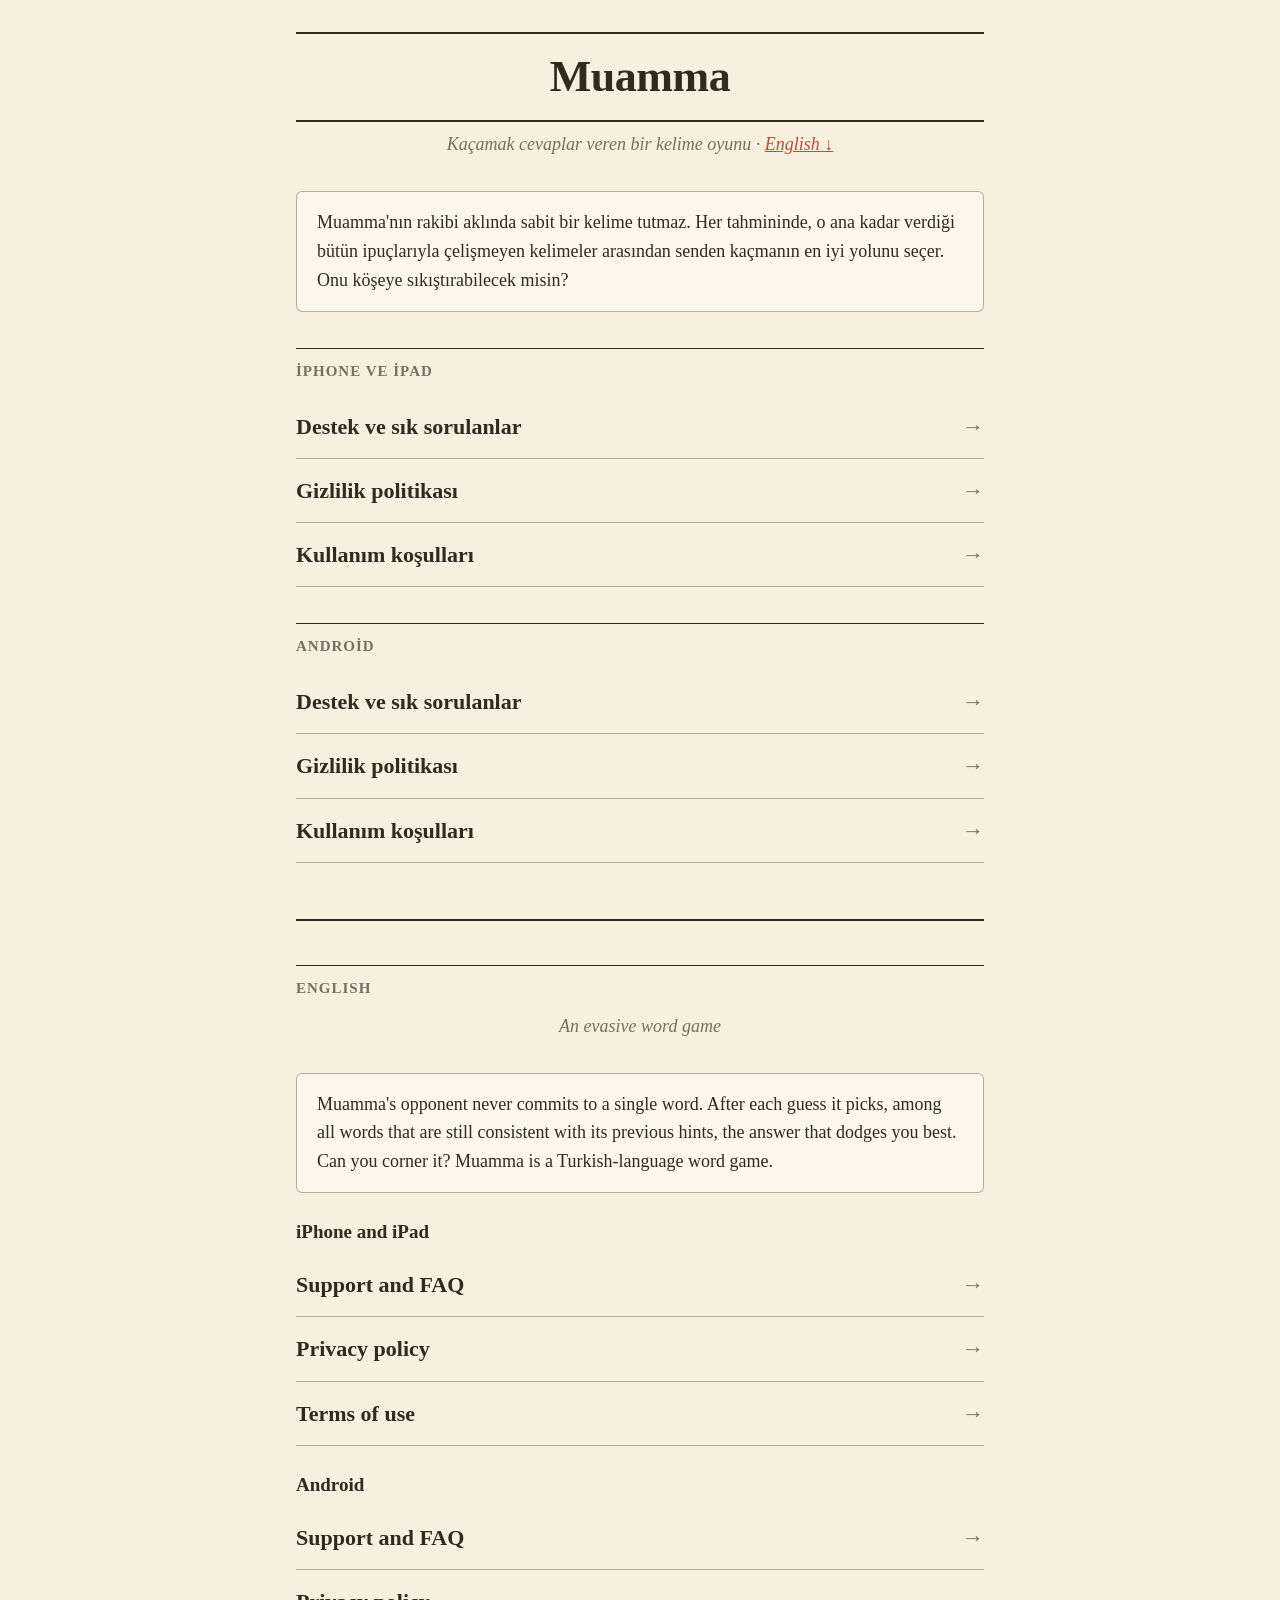
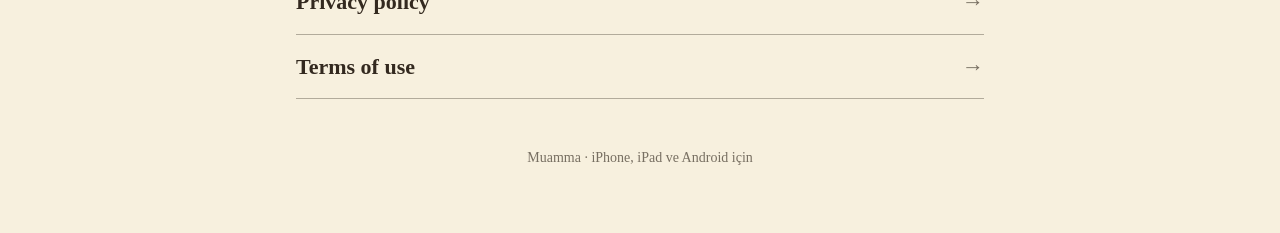
<file: index.html>
<!doctype html>
<html lang="tr">
<head>
  <meta charset="utf-8">
  <meta name="viewport" content="width=device-width, initial-scale=1">
  <title>Muamma</title>
  <meta name="description" content="Muamma: kaçamak cevaplar veren Türkçe kelime oyunu.">
  <link rel="stylesheet" href="stil.css">
</head>
<body>
<main>
  <header><h1>Muamma</h1></header>
  <p class="alt">Kaçamak cevaplar veren bir kelime oyunu · <a href="#en">English ↓</a></p>

  <div class="kart">
    Muamma'nın rakibi aklında sabit bir kelime tutmaz. Her tahmininde, o ana kadar verdiği bütün ipuçlarıyla
    çelişmeyen kelimeler arasından senden kaçmanın en iyi yolunu seçer. Onu köşeye sıkıştırabilecek misin?
  </div>

  <h2>iPhone ve iPad</h2>
  <ul class="menu">
    <li><a href="destek.html">Destek ve sık sorulanlar</a></li>
    <li><a href="gizlilik.html">Gizlilik politikası</a></li>
    <li><a href="kosullar.html">Kullanım koşulları</a></li>
  </ul>

  <h2>Android</h2>
  <ul class="menu">
    <li><a href="android-destek.html">Destek ve sık sorulanlar</a></li>
    <li><a href="android-gizlilik.html">Gizlilik politikası</a></li>
    <li><a href="android-kosullar.html">Kullanım koşulları</a></li>
  </ul>

  <section id="en" lang="en" class="ingilizce">
    <h2>English</h2>
    <p class="alt">An evasive word game</p>
    <div class="kart">
      Muamma's opponent never commits to a single word. After each guess it picks, among all words that are
      still consistent with its previous hints, the answer that dodges you best. Can you corner it?
      Muamma is a Turkish-language word game.
    </div>
    <h3>iPhone and iPad</h3>
    <ul class="menu">
      <li><a href="destek.html#en">Support and FAQ</a></li>
      <li><a href="gizlilik.html#en">Privacy policy</a></li>
      <li><a href="kosullar.html#en">Terms of use</a></li>
    </ul>
    <h3>Android</h3>
    <ul class="menu">
      <li><a href="android-destek.html#en">Support and FAQ</a></li>
      <li><a href="android-gizlilik.html#en">Privacy policy</a></li>
      <li><a href="android-kosullar.html#en">Terms of use</a></li>
    </ul>
  </section>

  <footer>Muamma · iPhone, iPad ve Android için</footer>
</main>
</body>
</html>
</file>
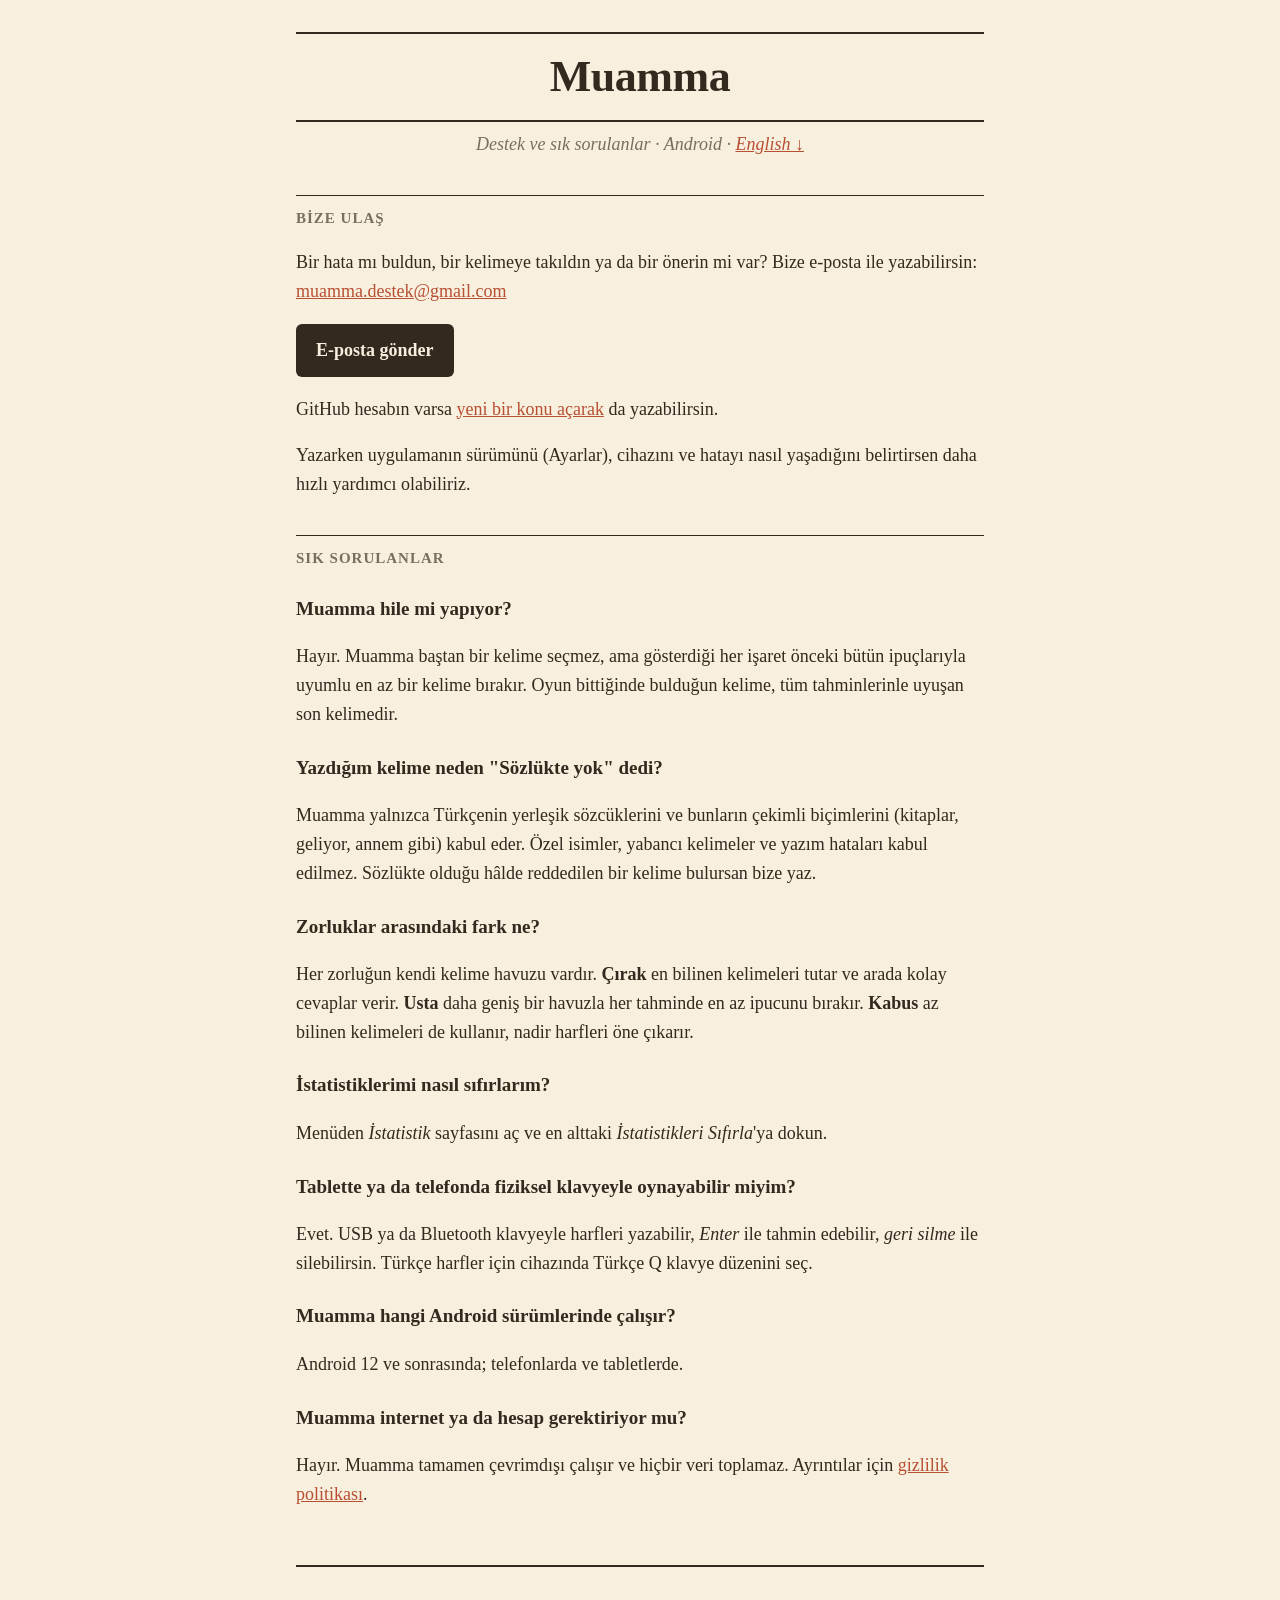
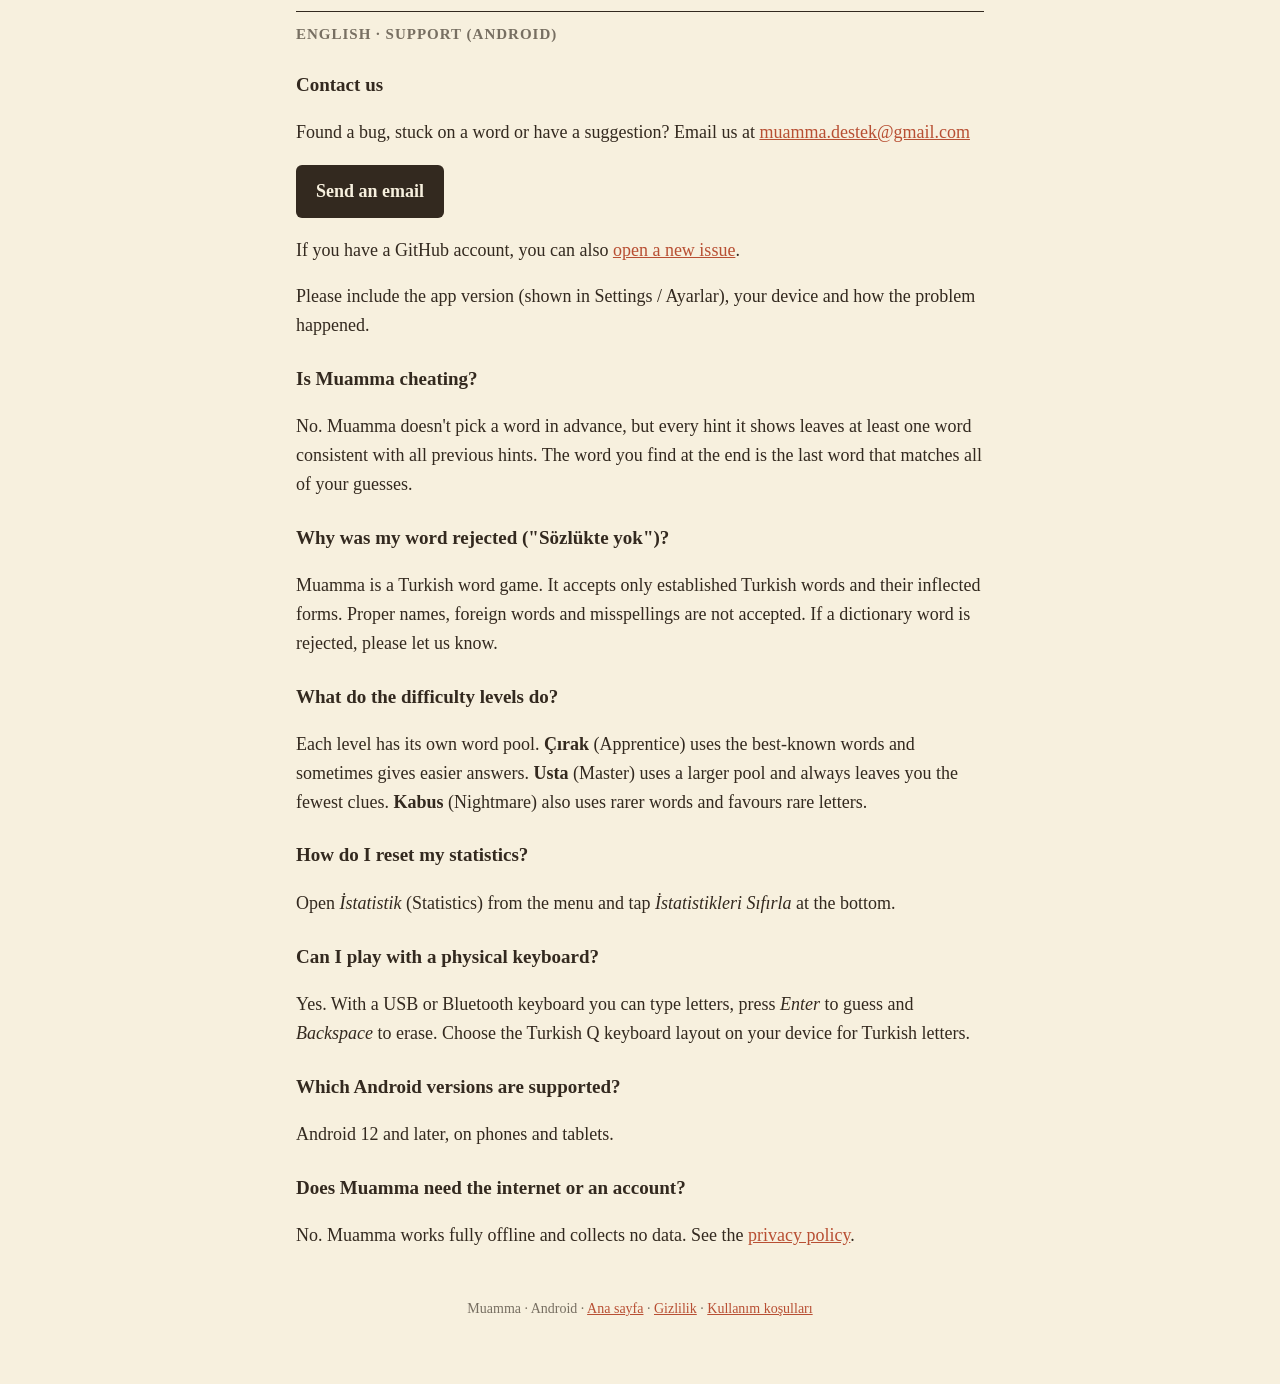
<file: android-destek.html>
<!doctype html>
<html lang="tr">
<head>
  <meta charset="utf-8">
  <meta name="viewport" content="width=device-width, initial-scale=1">
  <title>Muamma · Destek (Android)</title>
  <link rel="stylesheet" href="stil.css">
</head>
<body>
<main>
  <header><h1><a href="index.html">Muamma</a></h1></header>
  <p class="alt">Destek ve sık sorulanlar · Android · <a href="#en">English ↓</a></p>

  <h2>Bize ulaş</h2>
  <p>
    Bir hata mı buldun, bir kelimeye takıldın ya da bir önerin mi var? Bize e-posta ile yazabilirsin:
    <a href="mailto:muamma.destek@gmail.com">muamma.destek@gmail.com</a>
  </p>
  <p><a class="dugme" href="mailto:muamma.destek@gmail.com">E-posta gönder</a></p>
  <p>
    GitHub hesabın varsa <a href="https://github.com/tekinali/muamma/issues/new">yeni bir konu açarak</a> da yazabilirsin.
  </p>
  <p>
    Yazarken uygulamanın sürümünü (Ayarlar), cihazını ve hatayı nasıl yaşadığını belirtirsen daha hızlı
    yardımcı olabiliriz.
  </p>

  <h2>Sık sorulanlar</h2>

  <h3>Muamma hile mi yapıyor?</h3>
  <p>
    Hayır. Muamma baştan bir kelime seçmez, ama gösterdiği her işaret önceki bütün ipuçlarıyla uyumlu en az
    bir kelime bırakır. Oyun bittiğinde bulduğun kelime, tüm tahminlerinle uyuşan son kelimedir.
  </p>

  <h3>Yazdığım kelime neden "Sözlükte yok" dedi?</h3>
  <p>
    Muamma yalnızca Türkçenin yerleşik sözcüklerini ve bunların çekimli biçimlerini
    (kitaplar, geliyor, annem gibi) kabul eder. Özel isimler, yabancı kelimeler ve yazım hataları kabul edilmez.
    Sözlükte olduğu hâlde reddedilen bir kelime bulursan bize yaz.
  </p>

  <h3>Zorluklar arasındaki fark ne?</h3>
  <p>
    Her zorluğun kendi kelime havuzu vardır. <strong>Çırak</strong> en bilinen kelimeleri tutar ve arada kolay
    cevaplar verir. <strong>Usta</strong> daha geniş bir havuzla her tahminde en az ipucunu bırakır.
    <strong>Kabus</strong> az bilinen kelimeleri de kullanır, nadir harfleri öne çıkarır.
  </p>

  <h3>İstatistiklerimi nasıl sıfırlarım?</h3>
  <p>Menüden <em>İstatistik</em> sayfasını aç ve en alttaki <em>İstatistikleri Sıfırla</em>'ya dokun.</p>

  <h3>Tablette ya da telefonda fiziksel klavyeyle oynayabilir miyim?</h3>
  <p>
    Evet. USB ya da Bluetooth klavyeyle harfleri yazabilir, <em>Enter</em> ile tahmin edebilir,
    <em>geri silme</em> ile silebilirsin. Türkçe harfler için cihazında Türkçe Q klavye düzenini seç.
  </p>

  <h3>Muamma hangi Android sürümlerinde çalışır?</h3>
  <p>Android 12 ve sonrasında; telefonlarda ve tabletlerde.</p>

  <h3>Muamma internet ya da hesap gerektiriyor mu?</h3>
  <p>
    Hayır. Muamma tamamen çevrimdışı çalışır ve hiçbir veri toplamaz.
    Ayrıntılar için <a href="android-gizlilik.html">gizlilik politikası</a>.
  </p>

  <section id="en" lang="en" class="ingilizce">
    <h2>English · Support (Android)</h2>

    <h3>Contact us</h3>
    <p>
      Found a bug, stuck on a word or have a suggestion? Email us at <a href="mailto:muamma.destek@gmail.com">muamma.destek@gmail.com</a>
    </p>
    <p><a class="dugme" href="mailto:muamma.destek@gmail.com">Send an email</a></p>
    <p>
      If you have a GitHub account, you can also <a href="https://github.com/tekinali/muamma/issues/new">open a new issue</a>.
    </p>
    <p>Please include the app version (shown in Settings / Ayarlar), your device and how the problem happened.</p>

    <h3>Is Muamma cheating?</h3>
    <p>
      No. Muamma doesn't pick a word in advance, but every hint it shows leaves at least one word consistent with
      all previous hints. The word you find at the end is the last word that matches all of your guesses.
    </p>

    <h3>Why was my word rejected ("Sözlükte yok")?</h3>
    <p>
      Muamma is a Turkish word game. It accepts only established Turkish words and
      their inflected forms. Proper names, foreign words and misspellings are not accepted. If a dictionary word is
      rejected, please let us know.
    </p>

    <h3>What do the difficulty levels do?</h3>
    <p>
      Each level has its own word pool. <strong>Çırak</strong> (Apprentice) uses the best-known words and sometimes
      gives easier answers. <strong>Usta</strong> (Master) uses a larger pool and always leaves you the fewest clues.
      <strong>Kabus</strong> (Nightmare) also uses rarer words and favours rare letters.
    </p>

    <h3>How do I reset my statistics?</h3>
    <p>Open <em>İstatistik</em> (Statistics) from the menu and tap <em>İstatistikleri Sıfırla</em> at the bottom.</p>

    <h3>Can I play with a physical keyboard?</h3>
    <p>
      Yes. With a USB or Bluetooth keyboard you can type letters, press <em>Enter</em> to guess and
      <em>Backspace</em> to erase. Choose the Turkish Q keyboard layout on your device for Turkish letters.
    </p>

    <h3>Which Android versions are supported?</h3>
    <p>Android 12 and later, on phones and tablets.</p>

    <h3>Does Muamma need the internet or an account?</h3>
    <p>No. Muamma works fully offline and collects no data. See the <a href="android-gizlilik.html#en">privacy policy</a>.</p>
  </section>

  <footer>Muamma · Android · <a href="index.html">Ana sayfa</a> · <a href="android-gizlilik.html">Gizlilik</a> · <a href="android-kosullar.html">Kullanım koşulları</a></footer>
</main>
</body>
</html>
</file>
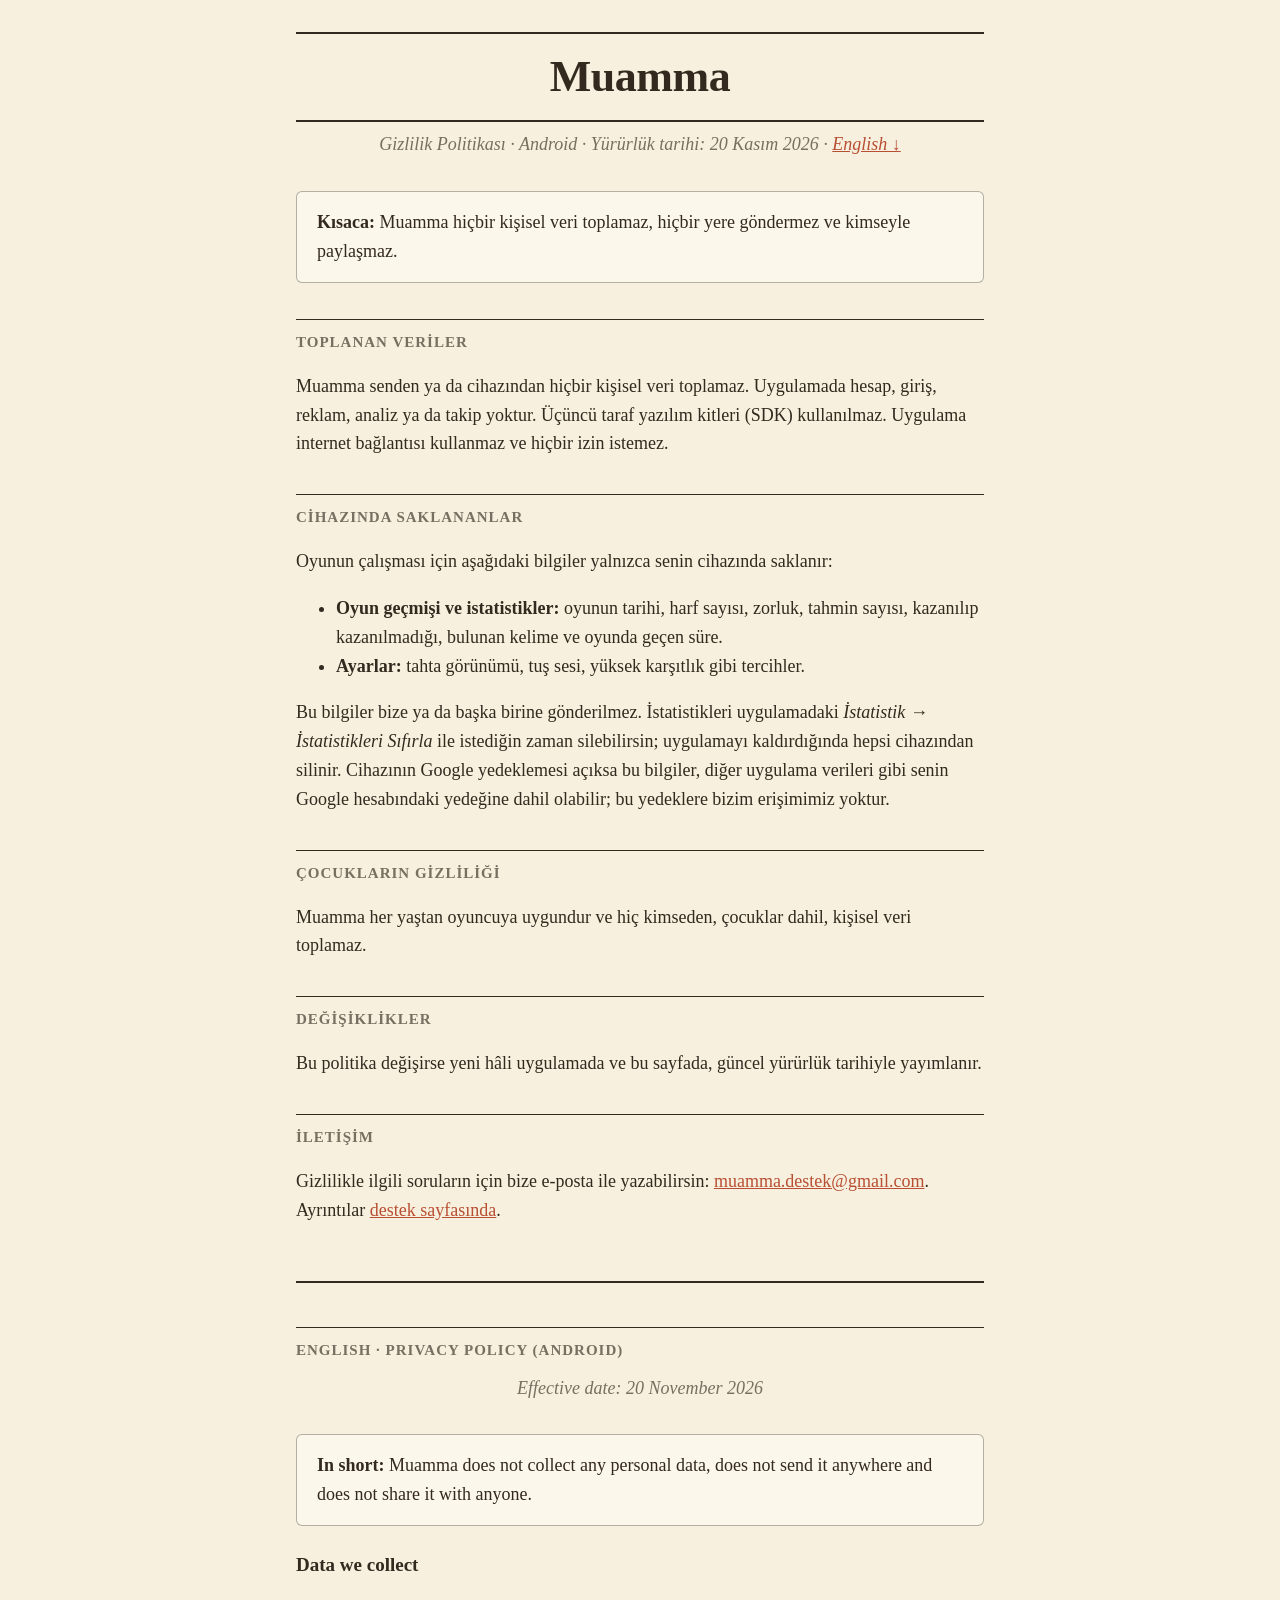
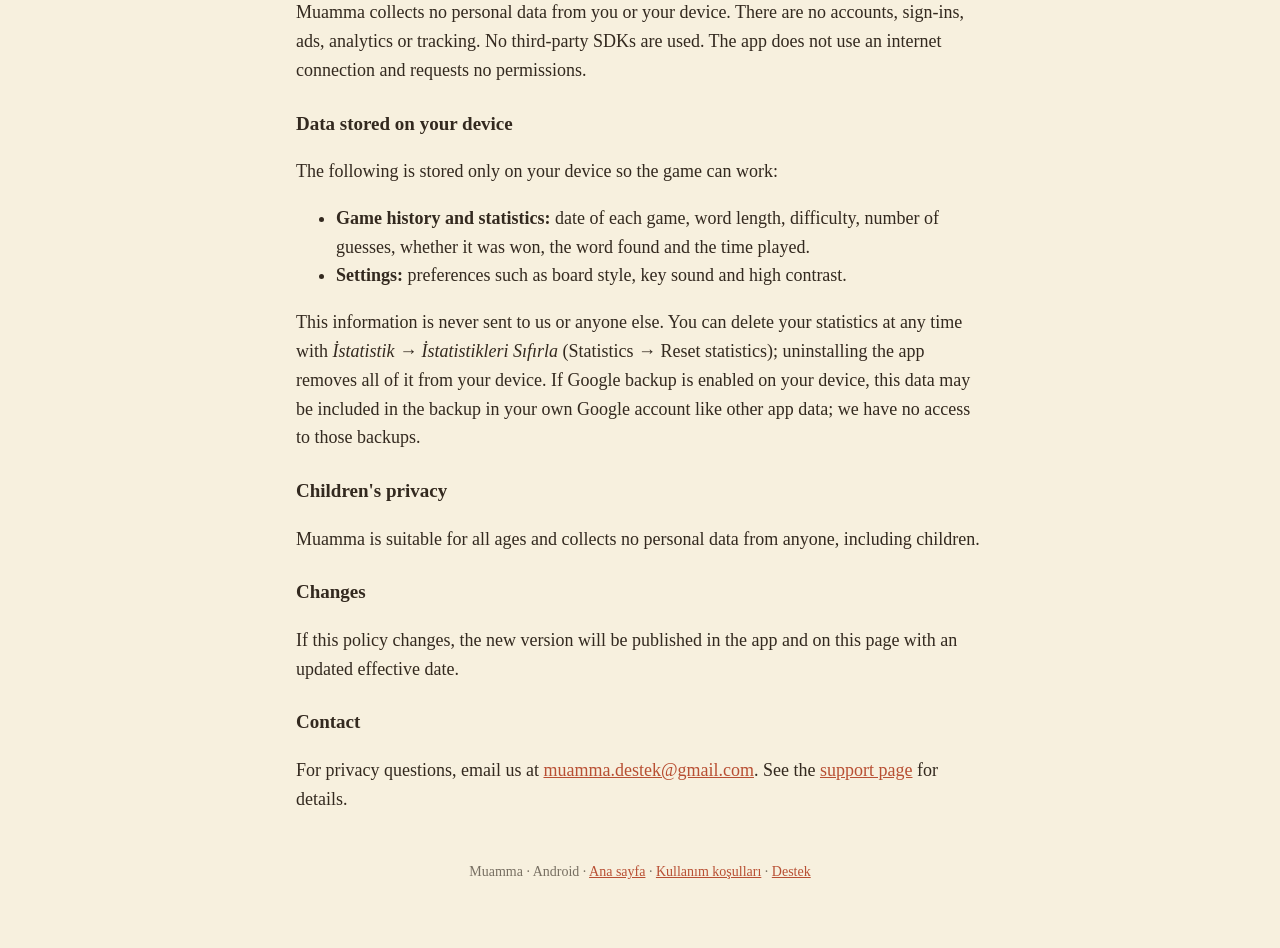
<file: android-gizlilik.html>
<!doctype html>
<html lang="tr">
<head>
  <meta charset="utf-8">
  <meta name="viewport" content="width=device-width, initial-scale=1">
  <title>Muamma · Gizlilik Politikası (Android)</title>
  <link rel="stylesheet" href="stil.css">
</head>
<body>
<main>
  <header><h1><a href="index.html">Muamma</a></h1></header>
  <p class="alt">Gizlilik Politikası · Android · Yürürlük tarihi: 20 Kasım 2026 · <a href="#en">English ↓</a></p>

  <div class="kart">
    <strong>Kısaca:</strong> Muamma hiçbir kişisel veri toplamaz, hiçbir yere göndermez ve kimseyle paylaşmaz.
  </div>

  <h2>Toplanan veriler</h2>
  <p>
    Muamma senden ya da cihazından hiçbir kişisel veri toplamaz. Uygulamada hesap, giriş, reklam, analiz
    ya da takip yoktur. Üçüncü taraf yazılım kitleri (SDK) kullanılmaz. Uygulama internet bağlantısı kullanmaz
    ve hiçbir izin istemez.
  </p>

  <h2>Cihazında saklananlar</h2>
  <p>Oyunun çalışması için aşağıdaki bilgiler yalnızca senin cihazında saklanır:</p>
  <ul>
    <li><strong>Oyun geçmişi ve istatistikler:</strong> oyunun tarihi, harf sayısı, zorluk, tahmin sayısı,
      kazanılıp kazanılmadığı, bulunan kelime ve oyunda geçen süre.</li>
    <li><strong>Ayarlar:</strong> tahta görünümü, tuş sesi, yüksek karşıtlık gibi tercihler.</li>
  </ul>
  <p>
    Bu bilgiler bize ya da başka birine gönderilmez. İstatistikleri uygulamadaki
    <em>İstatistik → İstatistikleri Sıfırla</em> ile istediğin zaman silebilirsin; uygulamayı kaldırdığında
    hepsi cihazından silinir. Cihazının Google yedeklemesi açıksa bu bilgiler, diğer uygulama verileri gibi
    senin Google hesabındaki yedeğine dahil olabilir; bu yedeklere bizim erişimimiz yoktur.
  </p>

  <h2>Çocukların gizliliği</h2>
  <p>
    Muamma her yaştan oyuncuya uygundur ve hiç kimseden, çocuklar dahil, kişisel veri toplamaz.
  </p>

  <h2>Değişiklikler</h2>
  <p>
    Bu politika değişirse yeni hâli uygulamada ve bu sayfada, güncel yürürlük tarihiyle yayımlanır.
  </p>

  <h2>İletişim</h2>
  <p>
    Gizlilikle ilgili soruların için bize e-posta ile yazabilirsin: <a href="mailto:muamma.destek@gmail.com">muamma.destek@gmail.com</a>.
    Ayrıntılar <a href="android-destek.html">destek sayfasında</a>.
  </p>

  <section id="en" lang="en" class="ingilizce">
    <h2>English · Privacy Policy (Android)</h2>
    <p class="alt">Effective date: 20 November 2026</p>
    <div class="kart">
      <strong>In short:</strong> Muamma does not collect any personal data, does not send it anywhere and does not share it with anyone.
    </div>

    <h3>Data we collect</h3>
    <p>
      Muamma collects no personal data from you or your device. There are no accounts, sign-ins, ads,
      analytics or tracking. No third-party SDKs are used. The app does not use an internet connection and
      requests no permissions.
    </p>

    <h3>Data stored on your device</h3>
    <p>The following is stored only on your device so the game can work:</p>
    <ul>
      <li><strong>Game history and statistics:</strong> date of each game, word length, difficulty, number of guesses,
        whether it was won, the word found and the time played.</li>
      <li><strong>Settings:</strong> preferences such as board style, key sound and high contrast.</li>
    </ul>
    <p>
      This information is never sent to us or anyone else. You can delete your statistics at any time with
      <em>İstatistik → İstatistikleri Sıfırla</em> (Statistics → Reset statistics); uninstalling the app removes all
      of it from your device. If Google backup is enabled on your device, this data may be included in the backup
      in your own Google account like other app data; we have no access to those backups.
    </p>

    <h3>Children's privacy</h3>
    <p>Muamma is suitable for all ages and collects no personal data from anyone, including children.</p>

    <h3>Changes</h3>
    <p>If this policy changes, the new version will be published in the app and on this page with an updated effective date.</p>

    <h3>Contact</h3>
    <p>
      For privacy questions, email us at <a href="mailto:muamma.destek@gmail.com">muamma.destek@gmail.com</a>.
      See the <a href="android-destek.html#en">support page</a> for details.
    </p>
  </section>

  <footer>Muamma · Android · <a href="index.html">Ana sayfa</a> · <a href="android-kosullar.html">Kullanım koşulları</a> · <a href="android-destek.html">Destek</a></footer>
</main>
</body>
</html>
</file>
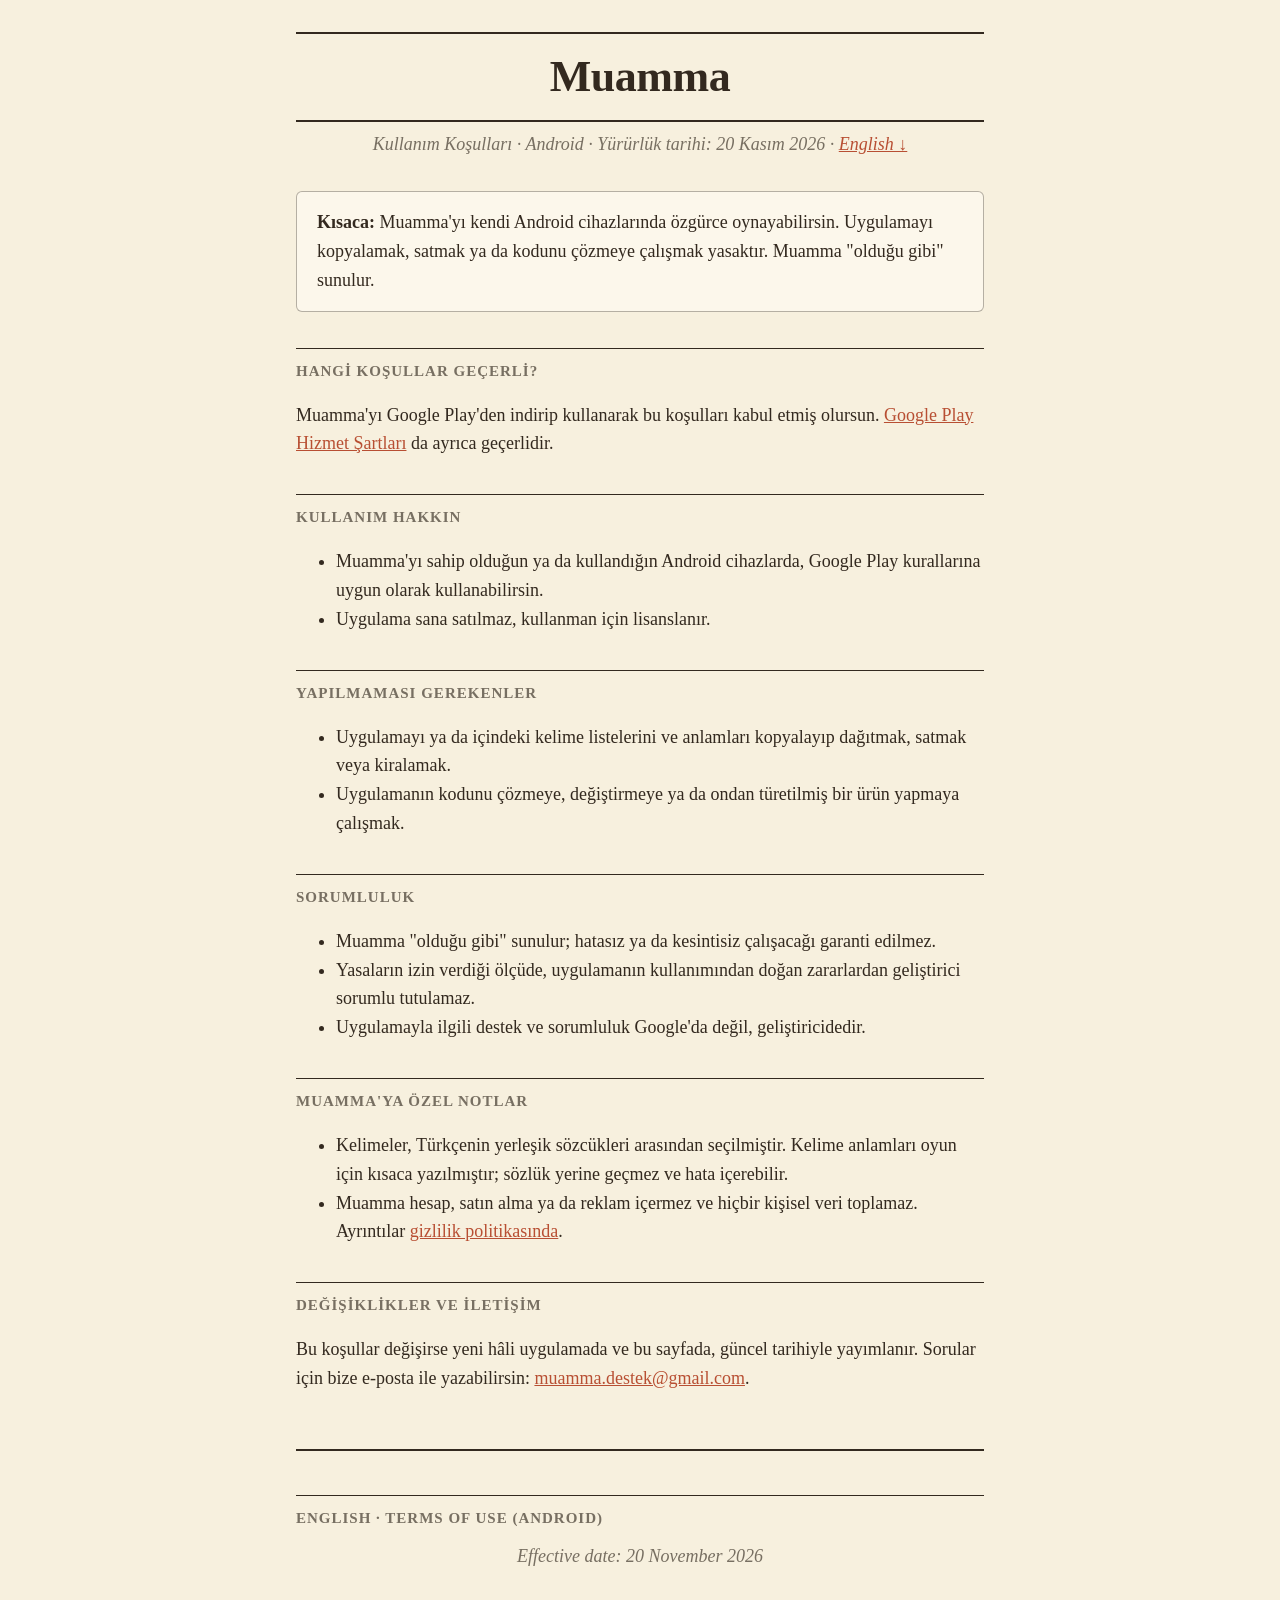
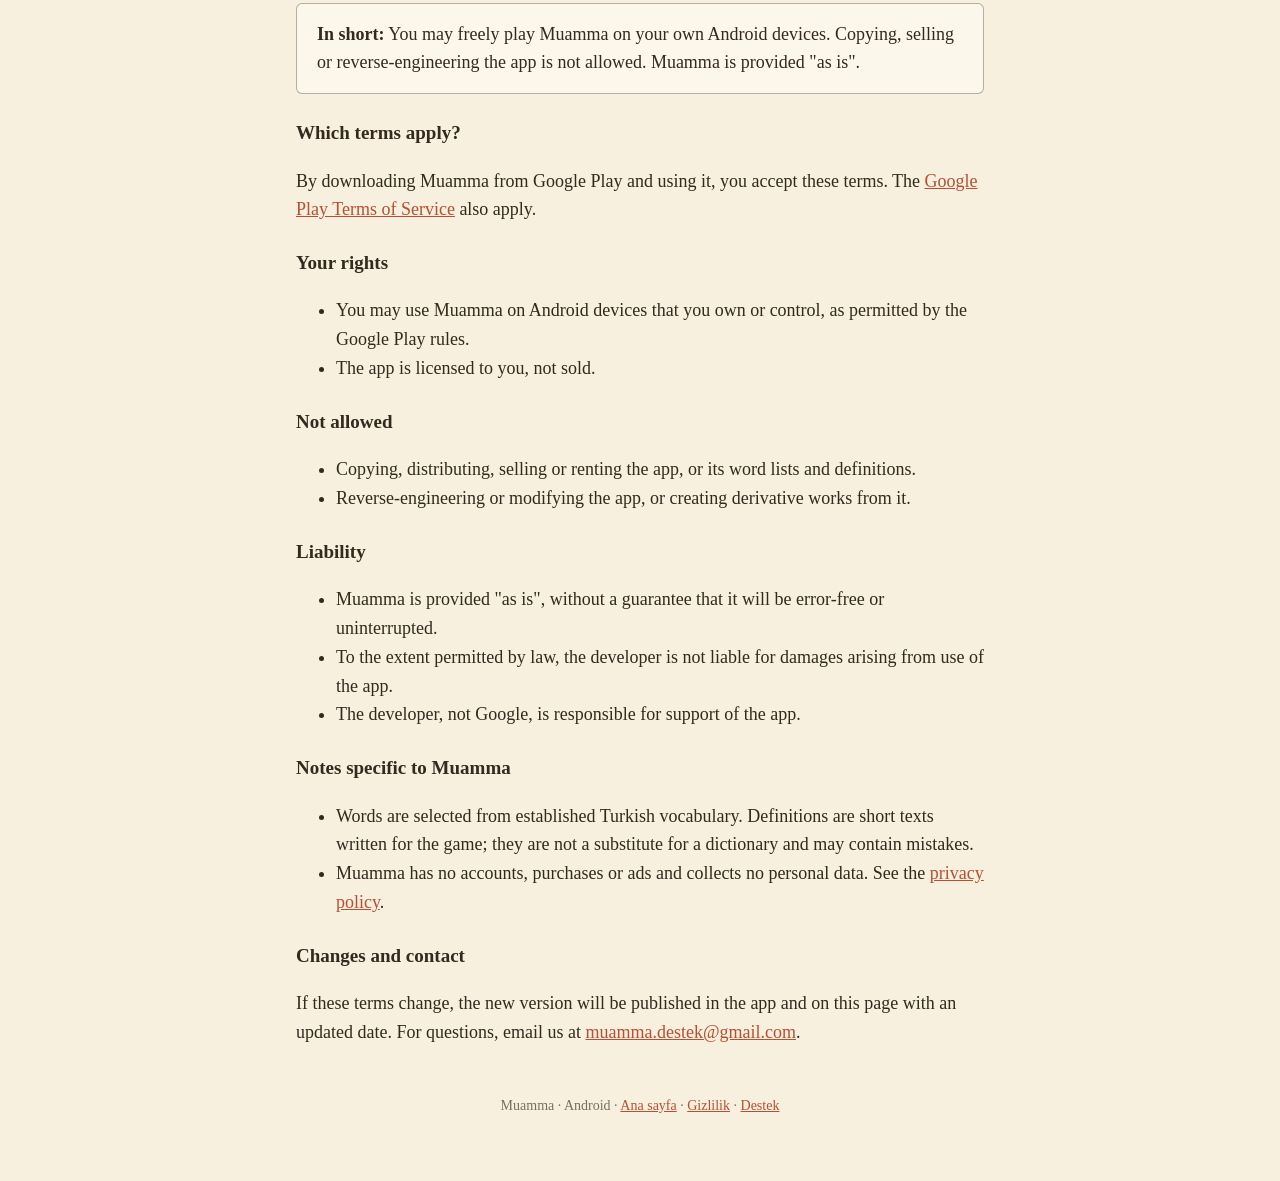
<file: android-kosullar.html>
<!doctype html>
<html lang="tr">
<head>
  <meta charset="utf-8">
  <meta name="viewport" content="width=device-width, initial-scale=1">
  <title>Muamma · Kullanım Koşulları (Android)</title>
  <link rel="stylesheet" href="stil.css">
</head>
<body>
<main>
  <header><h1><a href="index.html">Muamma</a></h1></header>
  <p class="alt">Kullanım Koşulları · Android · Yürürlük tarihi: 20 Kasım 2026 · <a href="#en">English ↓</a></p>

  <div class="kart">
    <strong>Kısaca:</strong> Muamma'yı kendi Android cihazlarında özgürce oynayabilirsin. Uygulamayı kopyalamak,
    satmak ya da kodunu çözmeye çalışmak yasaktır. Muamma "olduğu gibi" sunulur.
  </div>

  <h2>Hangi koşullar geçerli?</h2>
  <p>
    Muamma'yı Google Play'den indirip kullanarak bu koşulları kabul etmiş olursun.
    <a href="https://play.google.com/about/play-terms/">Google Play Hizmet Şartları</a> da ayrıca geçerlidir.
  </p>

  <h2>Kullanım hakkın</h2>
  <ul>
    <li>Muamma'yı sahip olduğun ya da kullandığın Android cihazlarda, Google Play kurallarına uygun olarak kullanabilirsin.</li>
    <li>Uygulama sana satılmaz, kullanman için lisanslanır.</li>
  </ul>

  <h2>Yapılmaması gerekenler</h2>
  <ul>
    <li>Uygulamayı ya da içindeki kelime listelerini ve anlamları kopyalayıp dağıtmak, satmak veya kiralamak.</li>
    <li>Uygulamanın kodunu çözmeye, değiştirmeye ya da ondan türetilmiş bir ürün yapmaya çalışmak.</li>
  </ul>

  <h2>Sorumluluk</h2>
  <ul>
    <li>Muamma "olduğu gibi" sunulur; hatasız ya da kesintisiz çalışacağı garanti edilmez.</li>
    <li>Yasaların izin verdiği ölçüde, uygulamanın kullanımından doğan zararlardan geliştirici sorumlu tutulamaz.</li>
    <li>Uygulamayla ilgili destek ve sorumluluk Google'da değil, geliştiricidedir.</li>
  </ul>

  <h2>Muamma'ya özel notlar</h2>
  <ul>
    <li>Kelimeler, Türkçenin yerleşik sözcükleri arasından seçilmiştir. Kelime anlamları oyun için kısaca yazılmıştır;
      sözlük yerine geçmez ve hata içerebilir.</li>
    <li>Muamma hesap, satın alma ya da reklam içermez ve hiçbir kişisel veri toplamaz.
      Ayrıntılar <a href="android-gizlilik.html">gizlilik politikasında</a>.</li>
  </ul>

  <h2>Değişiklikler ve iletişim</h2>
  <p>
    Bu koşullar değişirse yeni hâli uygulamada ve bu sayfada, güncel tarihiyle yayımlanır.
    Sorular için bize e-posta ile yazabilirsin: <a href="mailto:muamma.destek@gmail.com">muamma.destek@gmail.com</a>.
  </p>

  <section id="en" lang="en" class="ingilizce">
    <h2>English · Terms of Use (Android)</h2>
    <p class="alt">Effective date: 20 November 2026</p>
    <div class="kart">
      <strong>In short:</strong> You may freely play Muamma on your own Android devices. Copying, selling or
      reverse-engineering the app is not allowed. Muamma is provided "as is".
    </div>

    <h3>Which terms apply?</h3>
    <p>
      By downloading Muamma from Google Play and using it, you accept these terms. The
      <a href="https://play.google.com/about/play-terms/">Google Play Terms of Service</a> also apply.
    </p>

    <h3>Your rights</h3>
    <ul>
      <li>You may use Muamma on Android devices that you own or control, as permitted by the Google Play rules.</li>
      <li>The app is licensed to you, not sold.</li>
    </ul>

    <h3>Not allowed</h3>
    <ul>
      <li>Copying, distributing, selling or renting the app, or its word lists and definitions.</li>
      <li>Reverse-engineering or modifying the app, or creating derivative works from it.</li>
    </ul>

    <h3>Liability</h3>
    <ul>
      <li>Muamma is provided "as is", without a guarantee that it will be error-free or uninterrupted.</li>
      <li>To the extent permitted by law, the developer is not liable for damages arising from use of the app.</li>
      <li>The developer, not Google, is responsible for support of the app.</li>
    </ul>

    <h3>Notes specific to Muamma</h3>
    <ul>
      <li>Words are selected from established Turkish vocabulary. Definitions are short texts
        written for the game; they are not a substitute for a dictionary and may contain mistakes.</li>
      <li>Muamma has no accounts, purchases or ads and collects no personal data. See the
        <a href="android-gizlilik.html#en">privacy policy</a>.</li>
    </ul>

    <h3>Changes and contact</h3>
    <p>
      If these terms change, the new version will be published in the app and on this page with an updated date.
      For questions, email us at <a href="mailto:muamma.destek@gmail.com">muamma.destek@gmail.com</a>.
    </p>
  </section>

  <footer>Muamma · Android · <a href="index.html">Ana sayfa</a> · <a href="android-gizlilik.html">Gizlilik</a> · <a href="android-destek.html">Destek</a></footer>
</main>
</body>
</html>
</file>
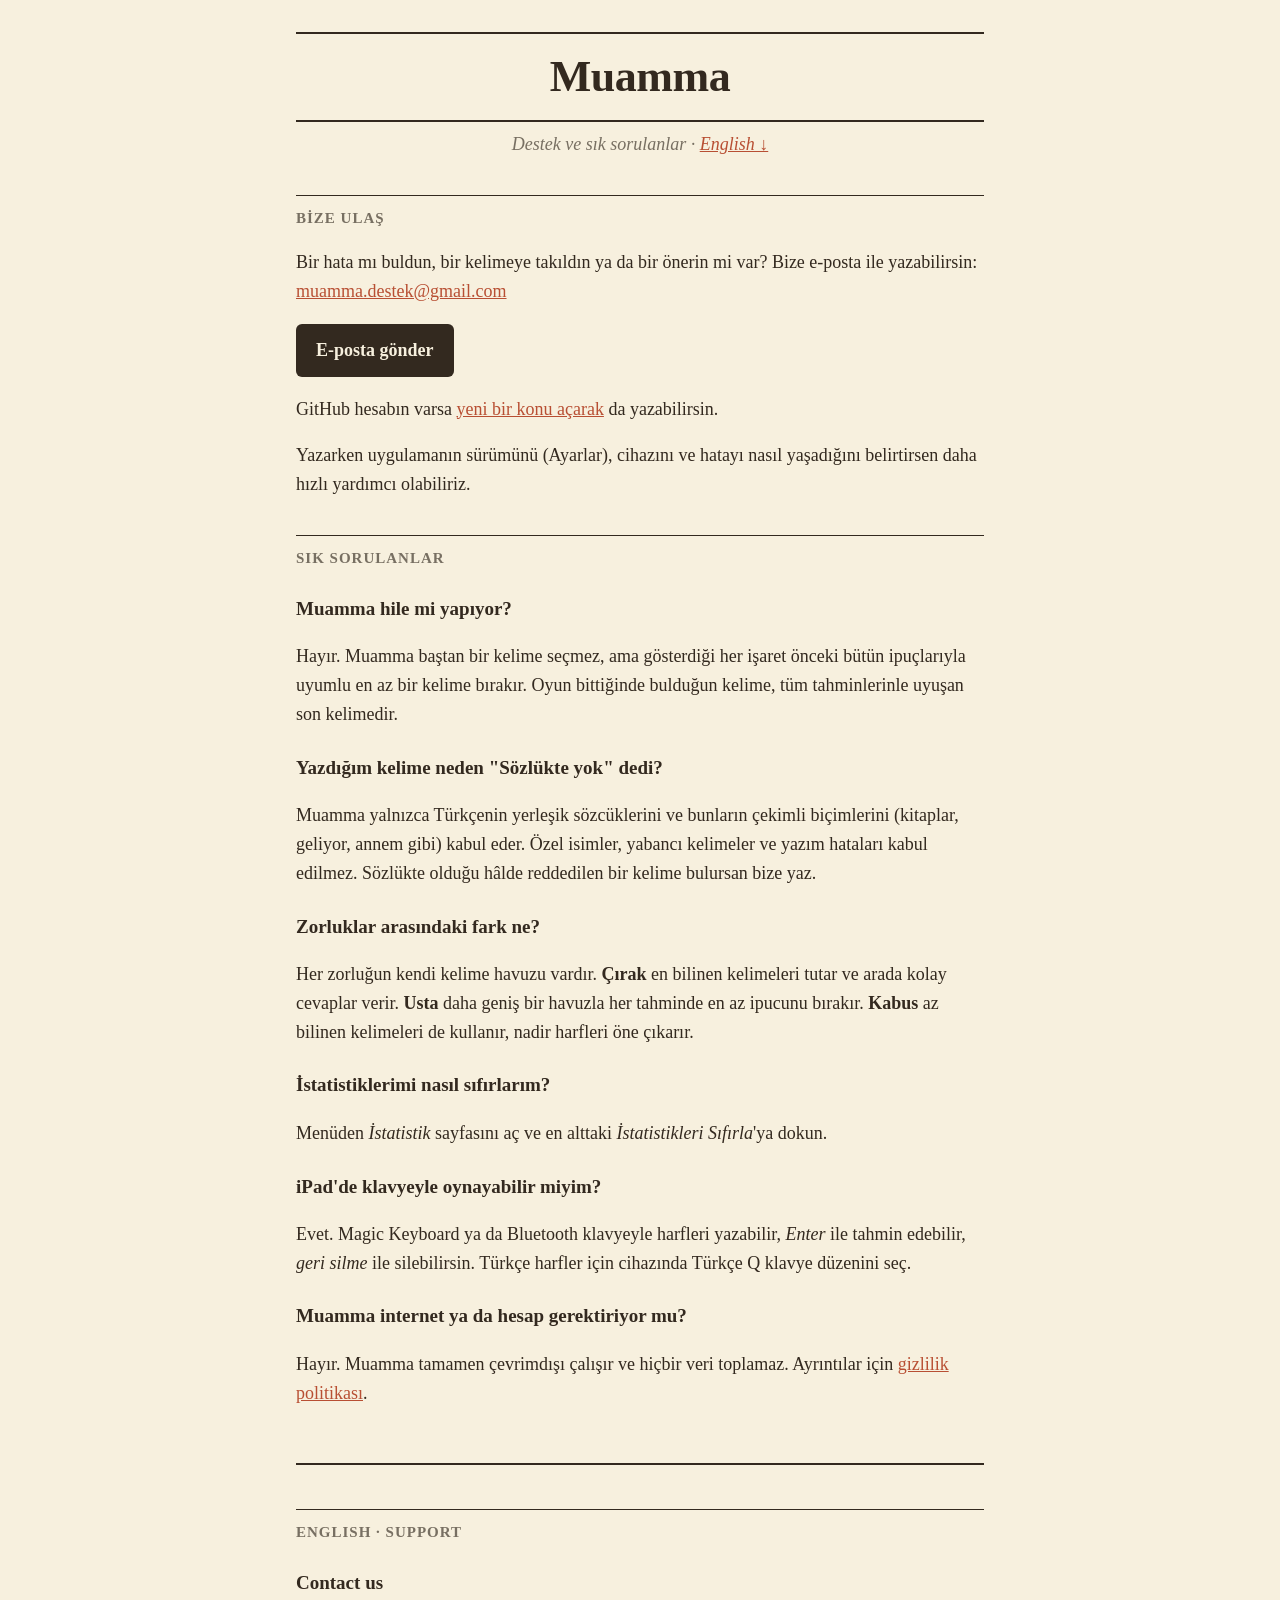
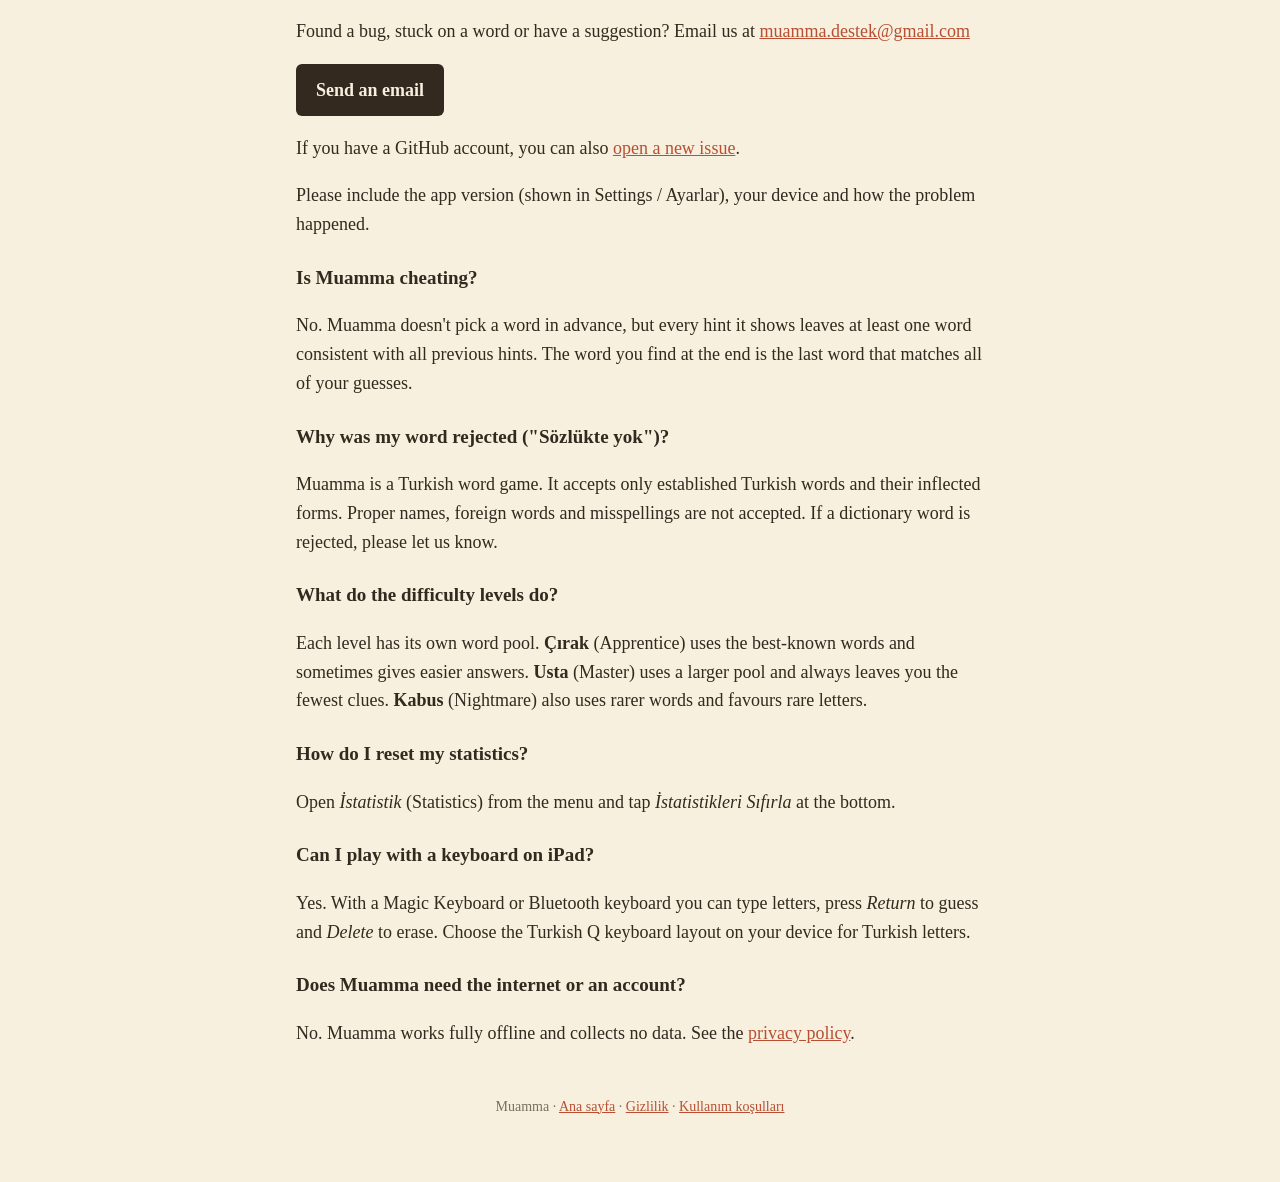
<file: destek.html>
<!doctype html>
<html lang="tr">
<head>
  <meta charset="utf-8">
  <meta name="viewport" content="width=device-width, initial-scale=1">
  <title>Muamma · Destek</title>
  <link rel="stylesheet" href="stil.css">
</head>
<body>
<main>
  <header><h1><a href="index.html">Muamma</a></h1></header>
  <p class="alt">Destek ve sık sorulanlar · <a href="#en">English ↓</a></p>

  <h2>Bize ulaş</h2>
  <p>
    Bir hata mı buldun, bir kelimeye takıldın ya da bir önerin mi var? Bize e-posta ile yazabilirsin:
    <a href="mailto:muamma.destek@gmail.com">muamma.destek@gmail.com</a>
  </p>
  <p><a class="dugme" href="mailto:muamma.destek@gmail.com">E-posta gönder</a></p>
  <p>
    GitHub hesabın varsa <a href="https://github.com/tekinali/muamma/issues/new">yeni bir konu açarak</a> da yazabilirsin.
  </p>
  <p>
    Yazarken uygulamanın sürümünü (Ayarlar), cihazını ve hatayı nasıl yaşadığını belirtirsen daha hızlı
    yardımcı olabiliriz.
  </p>

  <h2>Sık sorulanlar</h2>

  <h3>Muamma hile mi yapıyor?</h3>
  <p>
    Hayır. Muamma baştan bir kelime seçmez, ama gösterdiği her işaret önceki bütün ipuçlarıyla uyumlu en az
    bir kelime bırakır. Oyun bittiğinde bulduğun kelime, tüm tahminlerinle uyuşan son kelimedir.
  </p>

  <h3>Yazdığım kelime neden "Sözlükte yok" dedi?</h3>
  <p>
    Muamma yalnızca Türkçenin yerleşik sözcüklerini ve bunların çekimli biçimlerini
    (kitaplar, geliyor, annem gibi) kabul eder. Özel isimler, yabancı kelimeler ve yazım hataları kabul edilmez.
    Sözlükte olduğu hâlde reddedilen bir kelime bulursan bize yaz.
  </p>

  <h3>Zorluklar arasındaki fark ne?</h3>
  <p>
    Her zorluğun kendi kelime havuzu vardır. <strong>Çırak</strong> en bilinen kelimeleri tutar ve arada kolay
    cevaplar verir. <strong>Usta</strong> daha geniş bir havuzla her tahminde en az ipucunu bırakır.
    <strong>Kabus</strong> az bilinen kelimeleri de kullanır, nadir harfleri öne çıkarır.
  </p>

  <h3>İstatistiklerimi nasıl sıfırlarım?</h3>
  <p>Menüden <em>İstatistik</em> sayfasını aç ve en alttaki <em>İstatistikleri Sıfırla</em>'ya dokun.</p>

  <h3>iPad'de klavyeyle oynayabilir miyim?</h3>
  <p>
    Evet. Magic Keyboard ya da Bluetooth klavyeyle harfleri yazabilir, <em>Enter</em> ile tahmin edebilir,
    <em>geri silme</em> ile silebilirsin. Türkçe harfler için cihazında Türkçe Q klavye düzenini seç.
  </p>

  <h3>Muamma internet ya da hesap gerektiriyor mu?</h3>
  <p>
    Hayır. Muamma tamamen çevrimdışı çalışır ve hiçbir veri toplamaz.
    Ayrıntılar için <a href="gizlilik.html">gizlilik politikası</a>.
  </p>

  <section id="en" lang="en" class="ingilizce">
    <h2>English · Support</h2>

    <h3>Contact us</h3>
    <p>
      Found a bug, stuck on a word or have a suggestion? Email us at <a href="mailto:muamma.destek@gmail.com">muamma.destek@gmail.com</a>
    </p>
    <p><a class="dugme" href="mailto:muamma.destek@gmail.com">Send an email</a></p>
    <p>
      If you have a GitHub account, you can also <a href="https://github.com/tekinali/muamma/issues/new">open a new issue</a>.
    </p>
    <p>Please include the app version (shown in Settings / Ayarlar), your device and how the problem happened.</p>

    <h3>Is Muamma cheating?</h3>
    <p>
      No. Muamma doesn't pick a word in advance, but every hint it shows leaves at least one word consistent with
      all previous hints. The word you find at the end is the last word that matches all of your guesses.
    </p>

    <h3>Why was my word rejected ("Sözlükte yok")?</h3>
    <p>
      Muamma is a Turkish word game. It accepts only established Turkish words and
      their inflected forms. Proper names, foreign words and misspellings are not accepted. If a dictionary word is
      rejected, please let us know.
    </p>

    <h3>What do the difficulty levels do?</h3>
    <p>
      Each level has its own word pool. <strong>Çırak</strong> (Apprentice) uses the best-known words and sometimes
      gives easier answers. <strong>Usta</strong> (Master) uses a larger pool and always leaves you the fewest clues.
      <strong>Kabus</strong> (Nightmare) also uses rarer words and favours rare letters.
    </p>

    <h3>How do I reset my statistics?</h3>
    <p>Open <em>İstatistik</em> (Statistics) from the menu and tap <em>İstatistikleri Sıfırla</em> at the bottom.</p>

    <h3>Can I play with a keyboard on iPad?</h3>
    <p>
      Yes. With a Magic Keyboard or Bluetooth keyboard you can type letters, press <em>Return</em> to guess and
      <em>Delete</em> to erase. Choose the Turkish Q keyboard layout on your device for Turkish letters.
    </p>

    <h3>Does Muamma need the internet or an account?</h3>
    <p>No. Muamma works fully offline and collects no data. See the <a href="gizlilik.html#en">privacy policy</a>.</p>
  </section>

  <footer>Muamma · <a href="index.html">Ana sayfa</a> · <a href="gizlilik.html">Gizlilik</a> · <a href="kosullar.html">Kullanım koşulları</a></footer>
</main>
</body>
</html>
</file>
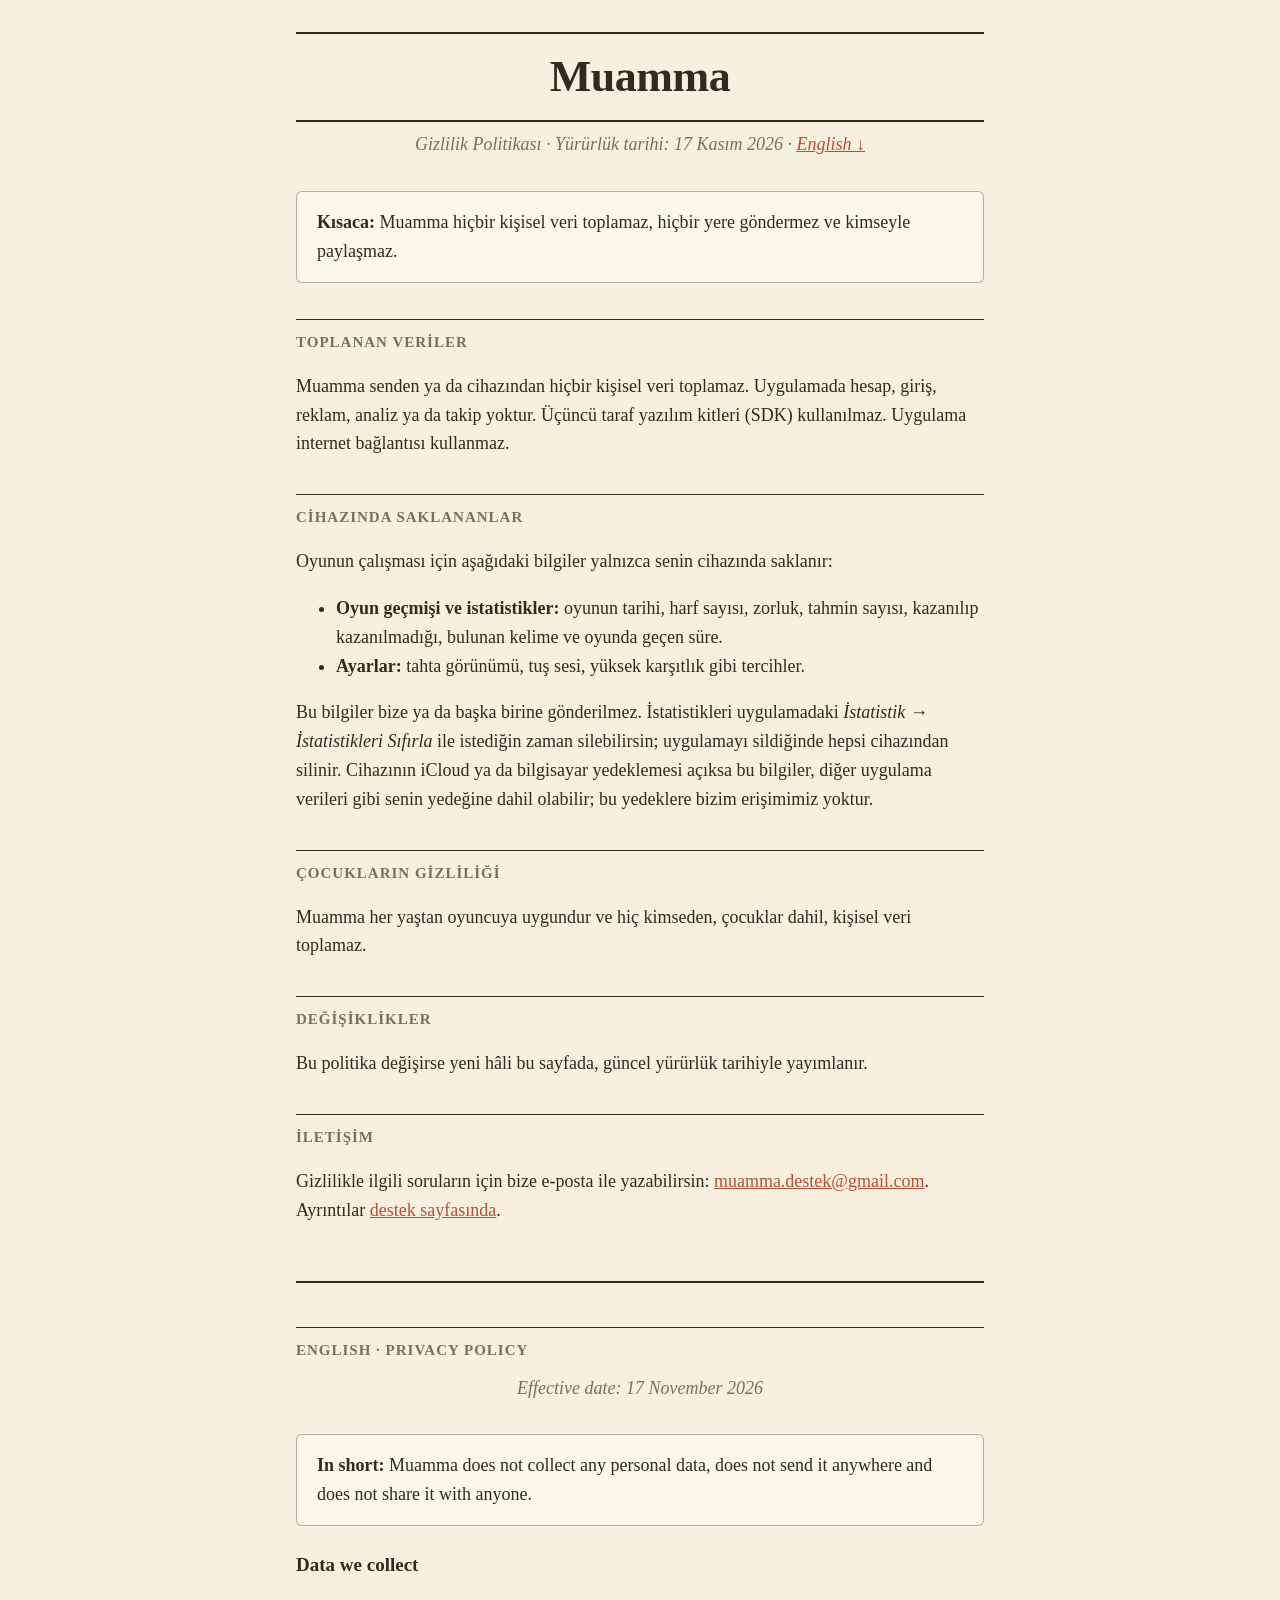
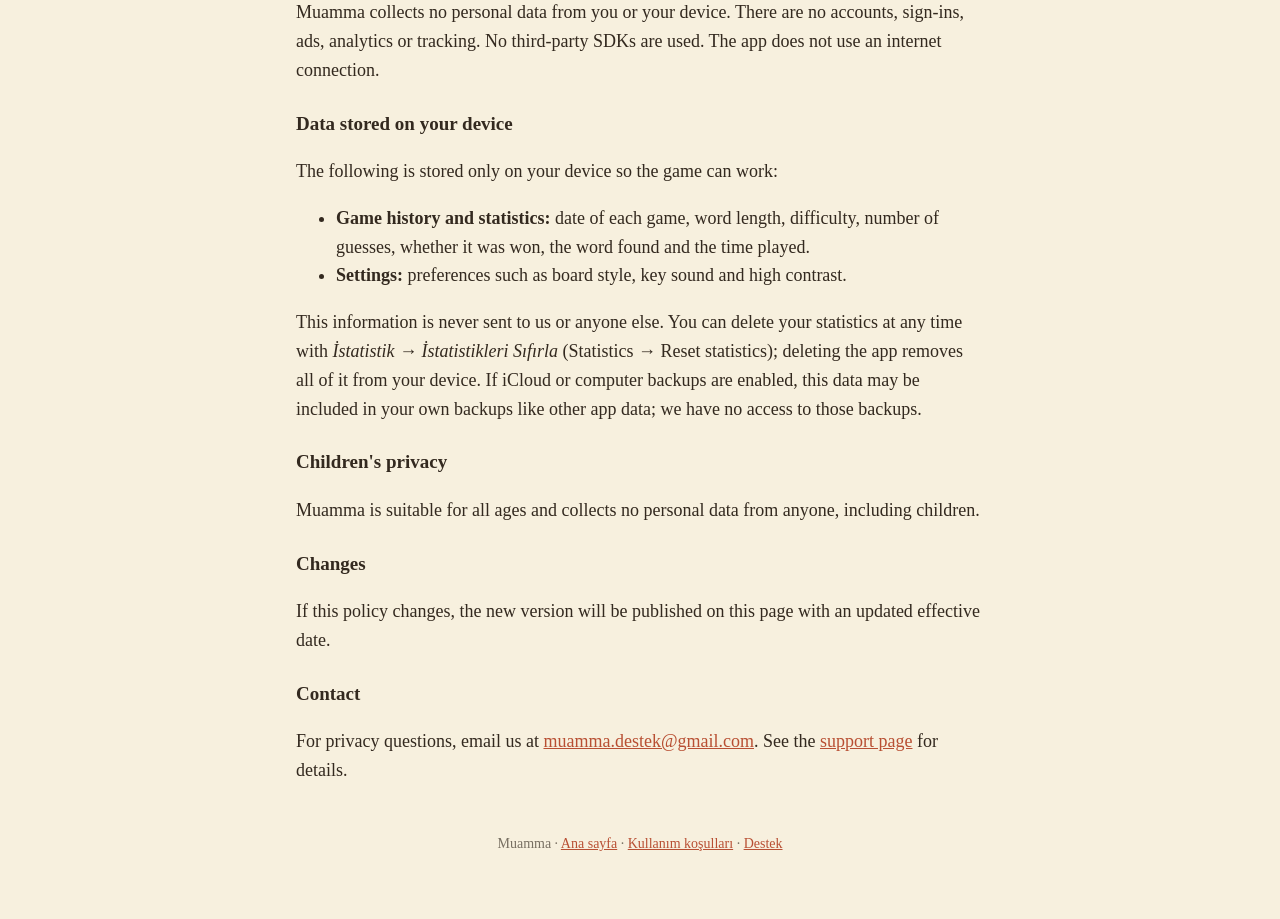
<file: gizlilik.html>
<!doctype html>
<html lang="tr">
<head>
  <meta charset="utf-8">
  <meta name="viewport" content="width=device-width, initial-scale=1">
  <title>Muamma · Gizlilik Politikası</title>
  <link rel="stylesheet" href="stil.css">
</head>
<body>
<main>
  <header><h1><a href="index.html">Muamma</a></h1></header>
  <p class="alt">Gizlilik Politikası · Yürürlük tarihi: 17 Kasım 2026 · <a href="#en">English ↓</a></p>

  <div class="kart">
    <strong>Kısaca:</strong> Muamma hiçbir kişisel veri toplamaz, hiçbir yere göndermez ve kimseyle paylaşmaz.
  </div>

  <h2>Toplanan veriler</h2>
  <p>
    Muamma senden ya da cihazından hiçbir kişisel veri toplamaz. Uygulamada hesap, giriş, reklam, analiz
    ya da takip yoktur. Üçüncü taraf yazılım kitleri (SDK) kullanılmaz. Uygulama internet bağlantısı kullanmaz.
  </p>

  <h2>Cihazında saklananlar</h2>
  <p>Oyunun çalışması için aşağıdaki bilgiler yalnızca senin cihazında saklanır:</p>
  <ul>
    <li><strong>Oyun geçmişi ve istatistikler:</strong> oyunun tarihi, harf sayısı, zorluk, tahmin sayısı,
      kazanılıp kazanılmadığı, bulunan kelime ve oyunda geçen süre.</li>
    <li><strong>Ayarlar:</strong> tahta görünümü, tuş sesi, yüksek karşıtlık gibi tercihler.</li>
  </ul>
  <p>
    Bu bilgiler bize ya da başka birine gönderilmez. İstatistikleri uygulamadaki
    <em>İstatistik → İstatistikleri Sıfırla</em> ile istediğin zaman silebilirsin; uygulamayı sildiğinde
    hepsi cihazından silinir. Cihazının iCloud ya da bilgisayar yedeklemesi açıksa bu bilgiler, diğer
    uygulama verileri gibi senin yedeğine dahil olabilir; bu yedeklere bizim erişimimiz yoktur.
  </p>

  <h2>Çocukların gizliliği</h2>
  <p>
    Muamma her yaştan oyuncuya uygundur ve hiç kimseden, çocuklar dahil, kişisel veri toplamaz.
  </p>

  <h2>Değişiklikler</h2>
  <p>
    Bu politika değişirse yeni hâli bu sayfada, güncel yürürlük tarihiyle yayımlanır.
  </p>

  <h2>İletişim</h2>
  <p>
    Gizlilikle ilgili soruların için bize e-posta ile yazabilirsin: <a href="mailto:muamma.destek@gmail.com">muamma.destek@gmail.com</a>.
    Ayrıntılar <a href="destek.html">destek sayfasında</a>.
  </p>

  <section id="en" lang="en" class="ingilizce">
    <h2>English · Privacy Policy</h2>
    <p class="alt">Effective date: 17 November 2026</p>
    <div class="kart">
      <strong>In short:</strong> Muamma does not collect any personal data, does not send it anywhere and does not share it with anyone.
    </div>

    <h3>Data we collect</h3>
    <p>
      Muamma collects no personal data from you or your device. There are no accounts, sign-ins, ads,
      analytics or tracking. No third-party SDKs are used. The app does not use an internet connection.
    </p>

    <h3>Data stored on your device</h3>
    <p>The following is stored only on your device so the game can work:</p>
    <ul>
      <li><strong>Game history and statistics:</strong> date of each game, word length, difficulty, number of guesses,
        whether it was won, the word found and the time played.</li>
      <li><strong>Settings:</strong> preferences such as board style, key sound and high contrast.</li>
    </ul>
    <p>
      This information is never sent to us or anyone else. You can delete your statistics at any time with
      <em>İstatistik → İstatistikleri Sıfırla</em> (Statistics → Reset statistics); deleting the app removes all
      of it from your device. If iCloud or computer backups are enabled, this data may be included in your own
      backups like other app data; we have no access to those backups.
    </p>

    <h3>Children's privacy</h3>
    <p>Muamma is suitable for all ages and collects no personal data from anyone, including children.</p>

    <h3>Changes</h3>
    <p>If this policy changes, the new version will be published on this page with an updated effective date.</p>

    <h3>Contact</h3>
    <p>
      For privacy questions, email us at <a href="mailto:muamma.destek@gmail.com">muamma.destek@gmail.com</a>.
      See the <a href="destek.html#en">support page</a> for details.
    </p>
  </section>

  <footer>Muamma · <a href="index.html">Ana sayfa</a> · <a href="kosullar.html">Kullanım koşulları</a> · <a href="destek.html">Destek</a></footer>
</main>
</body>
</html>
</file>
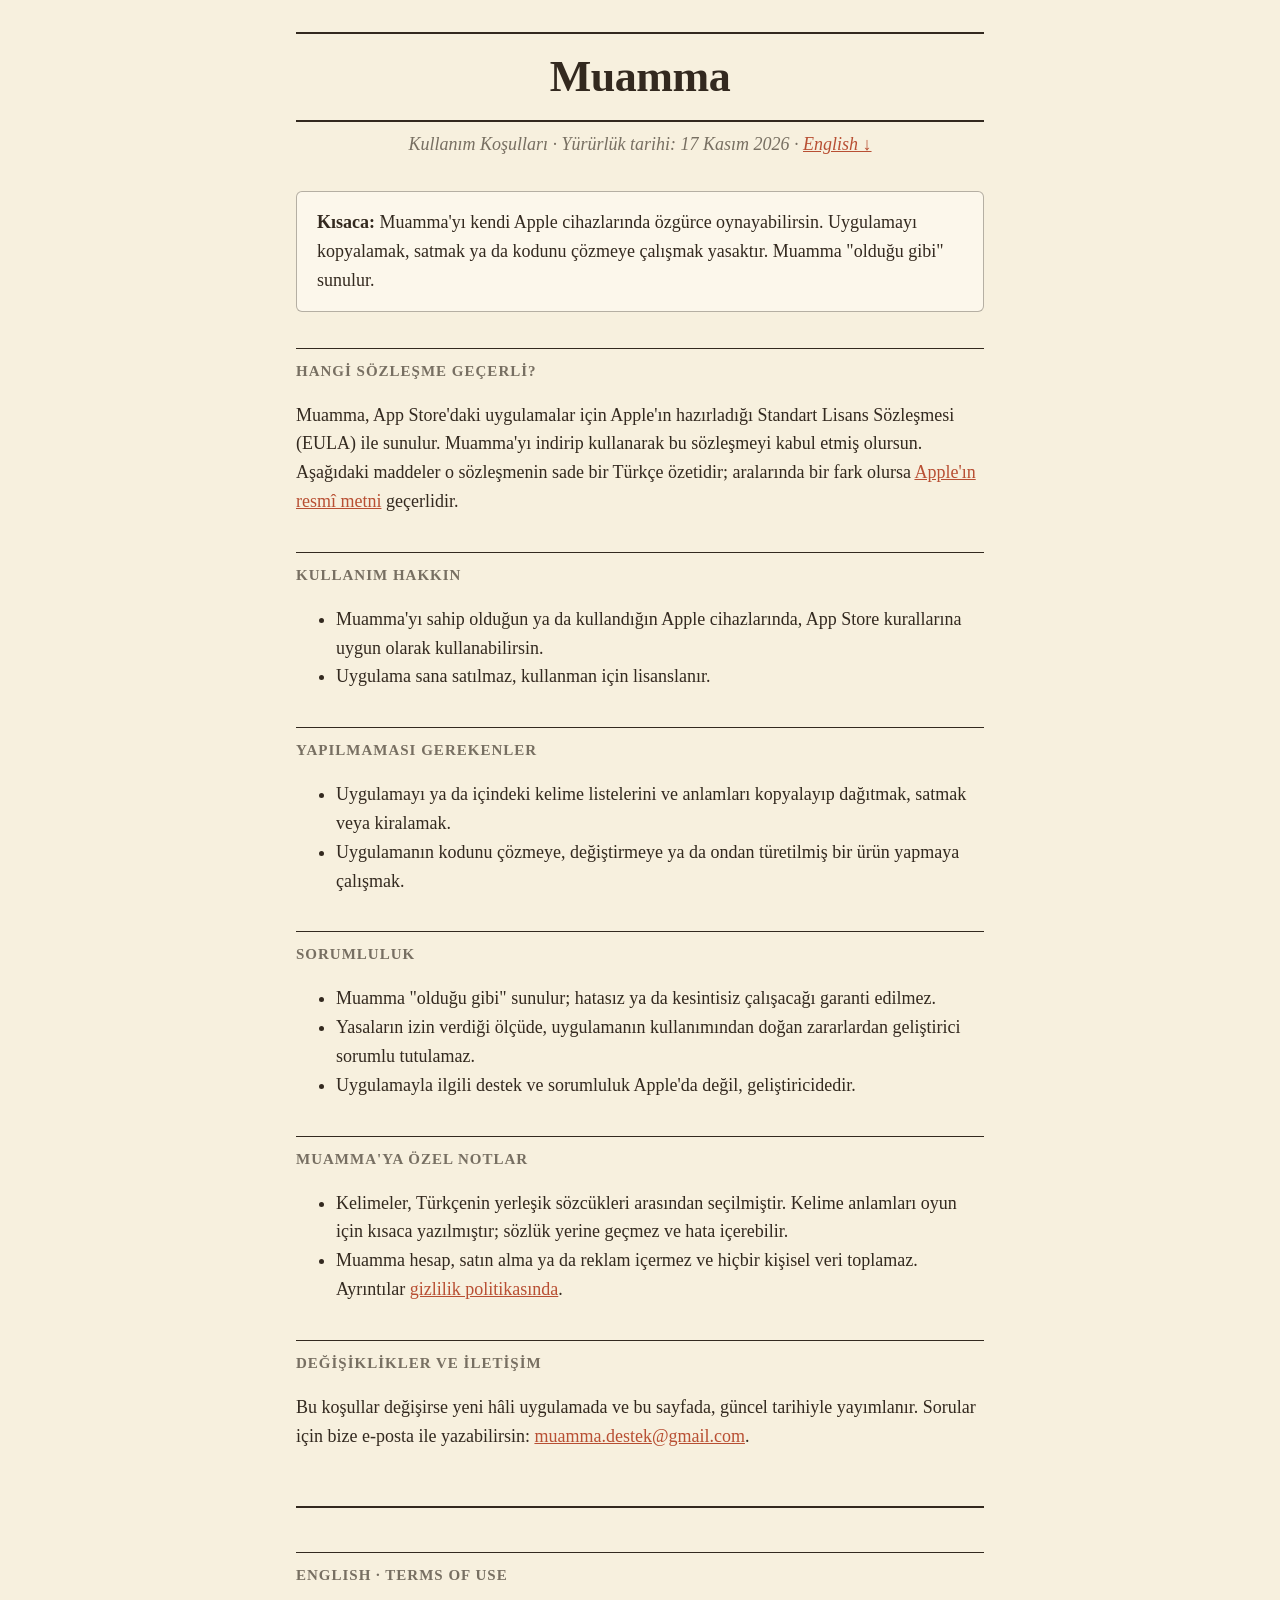
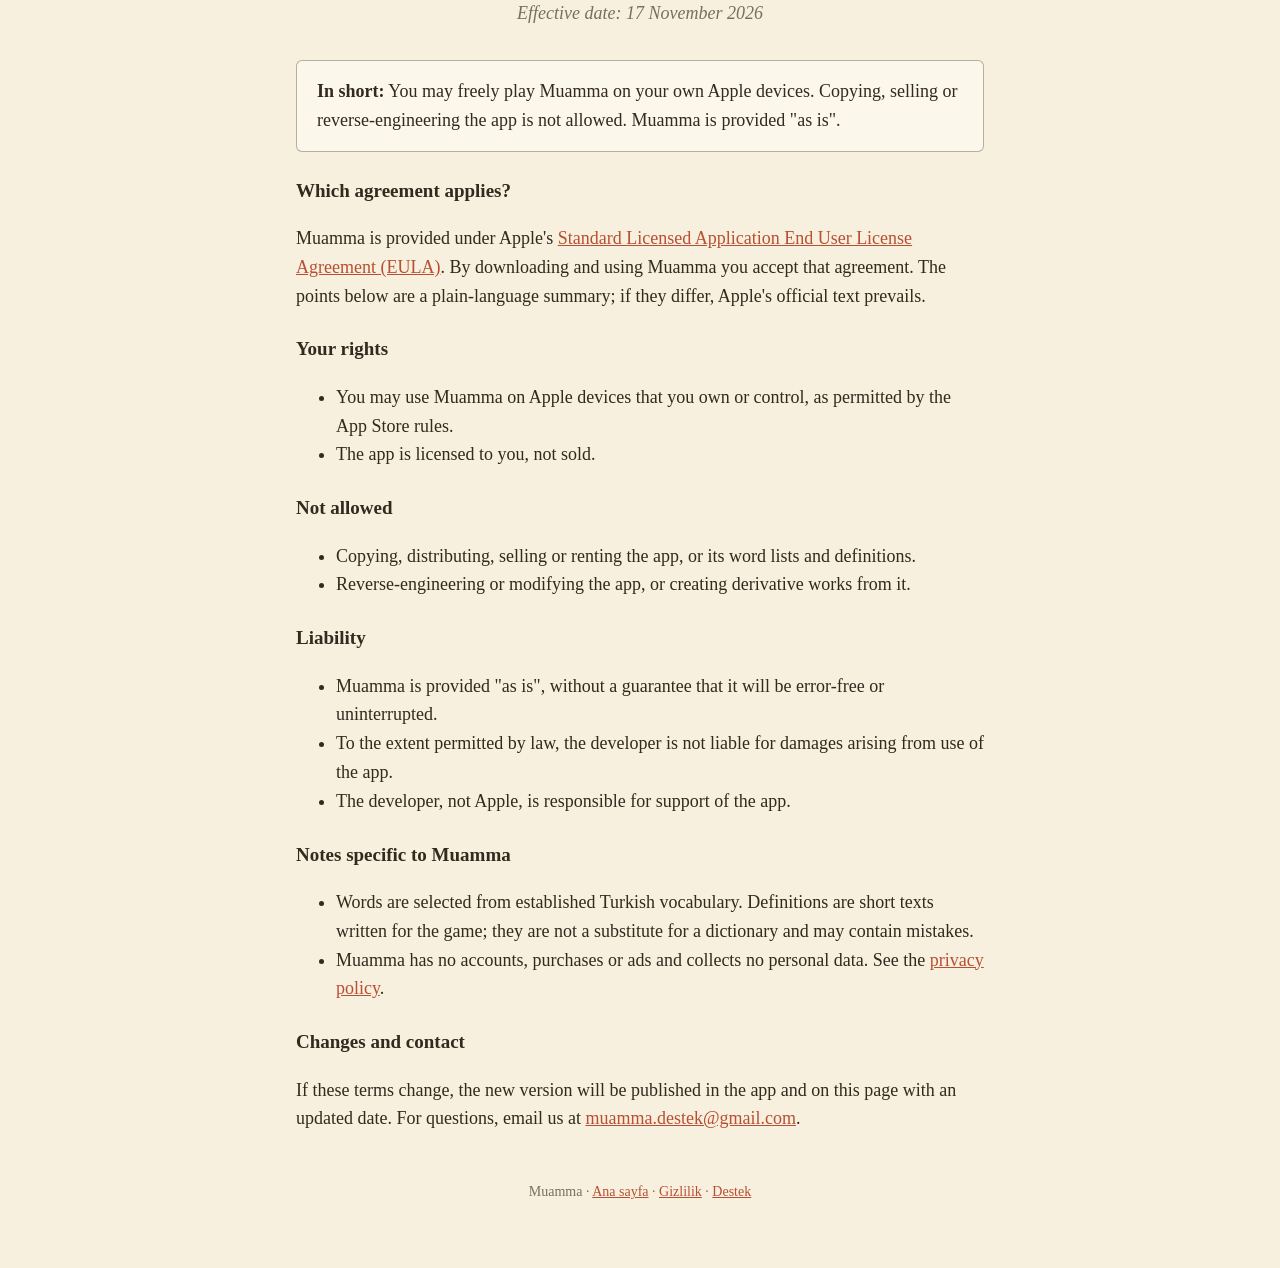
<file: kosullar.html>
<!doctype html>
<html lang="tr">
<head>
  <meta charset="utf-8">
  <meta name="viewport" content="width=device-width, initial-scale=1">
  <title>Muamma · Kullanım Koşulları</title>
  <link rel="stylesheet" href="stil.css">
</head>
<body>
<main>
  <header><h1><a href="index.html">Muamma</a></h1></header>
  <p class="alt">Kullanım Koşulları · Yürürlük tarihi: 17 Kasım 2026 · <a href="#en">English ↓</a></p>

  <div class="kart">
    <strong>Kısaca:</strong> Muamma'yı kendi Apple cihazlarında özgürce oynayabilirsin. Uygulamayı kopyalamak,
    satmak ya da kodunu çözmeye çalışmak yasaktır. Muamma "olduğu gibi" sunulur.
  </div>

  <h2>Hangi sözleşme geçerli?</h2>
  <p>
    Muamma, App Store'daki uygulamalar için Apple'ın hazırladığı Standart Lisans Sözleşmesi (EULA) ile sunulur.
    Muamma'yı indirip kullanarak bu sözleşmeyi kabul etmiş olursun. Aşağıdaki maddeler o sözleşmenin sade bir
    Türkçe özetidir; aralarında bir fark olursa
    <a href="https://www.apple.com/legal/internet-services/itunes/dev/stdeula/">Apple'ın resmî metni</a> geçerlidir.
  </p>

  <h2>Kullanım hakkın</h2>
  <ul>
    <li>Muamma'yı sahip olduğun ya da kullandığın Apple cihazlarında, App Store kurallarına uygun olarak kullanabilirsin.</li>
    <li>Uygulama sana satılmaz, kullanman için lisanslanır.</li>
  </ul>

  <h2>Yapılmaması gerekenler</h2>
  <ul>
    <li>Uygulamayı ya da içindeki kelime listelerini ve anlamları kopyalayıp dağıtmak, satmak veya kiralamak.</li>
    <li>Uygulamanın kodunu çözmeye, değiştirmeye ya da ondan türetilmiş bir ürün yapmaya çalışmak.</li>
  </ul>

  <h2>Sorumluluk</h2>
  <ul>
    <li>Muamma "olduğu gibi" sunulur; hatasız ya da kesintisiz çalışacağı garanti edilmez.</li>
    <li>Yasaların izin verdiği ölçüde, uygulamanın kullanımından doğan zararlardan geliştirici sorumlu tutulamaz.</li>
    <li>Uygulamayla ilgili destek ve sorumluluk Apple'da değil, geliştiricidedir.</li>
  </ul>

  <h2>Muamma'ya özel notlar</h2>
  <ul>
    <li>Kelimeler, Türkçenin yerleşik sözcükleri arasından seçilmiştir. Kelime anlamları oyun için kısaca yazılmıştır;
      sözlük yerine geçmez ve hata içerebilir.</li>
    <li>Muamma hesap, satın alma ya da reklam içermez ve hiçbir kişisel veri toplamaz.
      Ayrıntılar <a href="gizlilik.html">gizlilik politikasında</a>.</li>
  </ul>

  <h2>Değişiklikler ve iletişim</h2>
  <p>
    Bu koşullar değişirse yeni hâli uygulamada ve bu sayfada, güncel tarihiyle yayımlanır.
    Sorular için bize e-posta ile yazabilirsin: <a href="mailto:muamma.destek@gmail.com">muamma.destek@gmail.com</a>.
  </p>

  <section id="en" lang="en" class="ingilizce">
    <h2>English · Terms of Use</h2>
    <p class="alt">Effective date: 17 November 2026</p>
    <div class="kart">
      <strong>In short:</strong> You may freely play Muamma on your own Apple devices. Copying, selling or
      reverse-engineering the app is not allowed. Muamma is provided "as is".
    </div>

    <h3>Which agreement applies?</h3>
    <p>
      Muamma is provided under Apple's
      <a href="https://www.apple.com/legal/internet-services/itunes/dev/stdeula/">Standard Licensed Application End User
      License Agreement (EULA)</a>. By downloading and using Muamma you accept that agreement. The points below are a
      plain-language summary; if they differ, Apple's official text prevails.
    </p>

    <h3>Your rights</h3>
    <ul>
      <li>You may use Muamma on Apple devices that you own or control, as permitted by the App Store rules.</li>
      <li>The app is licensed to you, not sold.</li>
    </ul>

    <h3>Not allowed</h3>
    <ul>
      <li>Copying, distributing, selling or renting the app, or its word lists and definitions.</li>
      <li>Reverse-engineering or modifying the app, or creating derivative works from it.</li>
    </ul>

    <h3>Liability</h3>
    <ul>
      <li>Muamma is provided "as is", without a guarantee that it will be error-free or uninterrupted.</li>
      <li>To the extent permitted by law, the developer is not liable for damages arising from use of the app.</li>
      <li>The developer, not Apple, is responsible for support of the app.</li>
    </ul>

    <h3>Notes specific to Muamma</h3>
    <ul>
      <li>Words are selected from established Turkish vocabulary. Definitions are short texts
        written for the game; they are not a substitute for a dictionary and may contain mistakes.</li>
      <li>Muamma has no accounts, purchases or ads and collects no personal data. See the
        <a href="gizlilik.html#en">privacy policy</a>.</li>
    </ul>

    <h3>Changes and contact</h3>
    <p>
      If these terms change, the new version will be published in the app and on this page with an updated date.
      For questions, email us at <a href="mailto:muamma.destek@gmail.com">muamma.destek@gmail.com</a>.
    </p>
  </section>

  <footer>Muamma · <a href="index.html">Ana sayfa</a> · <a href="gizlilik.html">Gizlilik</a> · <a href="destek.html">Destek</a></footer>
</main>
</body>
</html>
</file>
<file: stil.css>
:root {
  --kagit: #F7F0DE;
  --kutu: #FCF7EB;
  --murekkep: #33291F;
  --soluk: rgba(51, 41, 31, 0.65);
  --cizgi: rgba(51, 41, 31, 0.35);
  --vurgu: #B84F33;
}

* { box-sizing: border-box; }

body {
  margin: 0;
  background: var(--kagit);
  color: var(--murekkep);
  font-family: "Iowan Old Style", "Palatino Linotype", Palatino, Georgia, serif;
  font-size: 18px;
  line-height: 1.6;
}

main {
  max-width: 720px;
  margin: 0 auto;
  padding: 32px 16px 64px;
}

header {
  border-top: 2px solid var(--murekkep);
  border-bottom: 2px solid var(--murekkep);
  text-align: center;
  padding: 8px 0;
  margin-bottom: 8px;
}

header a { color: inherit; text-decoration: none; }

h1 {
  font-size: 44px;
  font-weight: 900;
  margin: 0;
  letter-spacing: -0.5px;
}

.alt {
  text-align: center;
  font-style: italic;
  color: var(--soluk);
  margin: 0 0 32px;
}

h2 {
  font-size: 15px;
  text-transform: uppercase;
  letter-spacing: 1px;
  color: var(--soluk);
  border-top: 1.5px solid var(--murekkep);
  padding-top: 10px;
  margin: 36px 0 12px;
}

h3 { font-size: 19px; margin: 24px 0 6px; }

a { color: var(--vurgu); }

.kart {
  background: var(--kutu);
  border: 1.5px solid var(--cizgi);
  border-radius: 6px;
  padding: 16px 20px;
  margin: 16px 0;
}

.menu { list-style: none; padding: 0; margin: 0; }
.menu li { border-bottom: 1px solid var(--cizgi); }
.menu a {
  display: flex;
  justify-content: space-between;
  padding: 14px 0;
  font-size: 22px;
  font-weight: 700;
  color: var(--murekkep);
  text-decoration: none;
}
.menu a::after { content: "→"; color: var(--soluk); }

.dugme {
  display: inline-block;
  background: var(--murekkep);
  color: var(--kagit);
  padding: 12px 20px;
  border-radius: 6px;
  font-weight: 700;
  text-decoration: none;
}

footer {
  margin-top: 48px;
  font-size: 14px;
  color: var(--soluk);
  text-align: center;
}

.ingilizce {
  margin-top: 56px;
  padding-top: 8px;
  border-top: 2px solid var(--murekkep);
}
</file>
